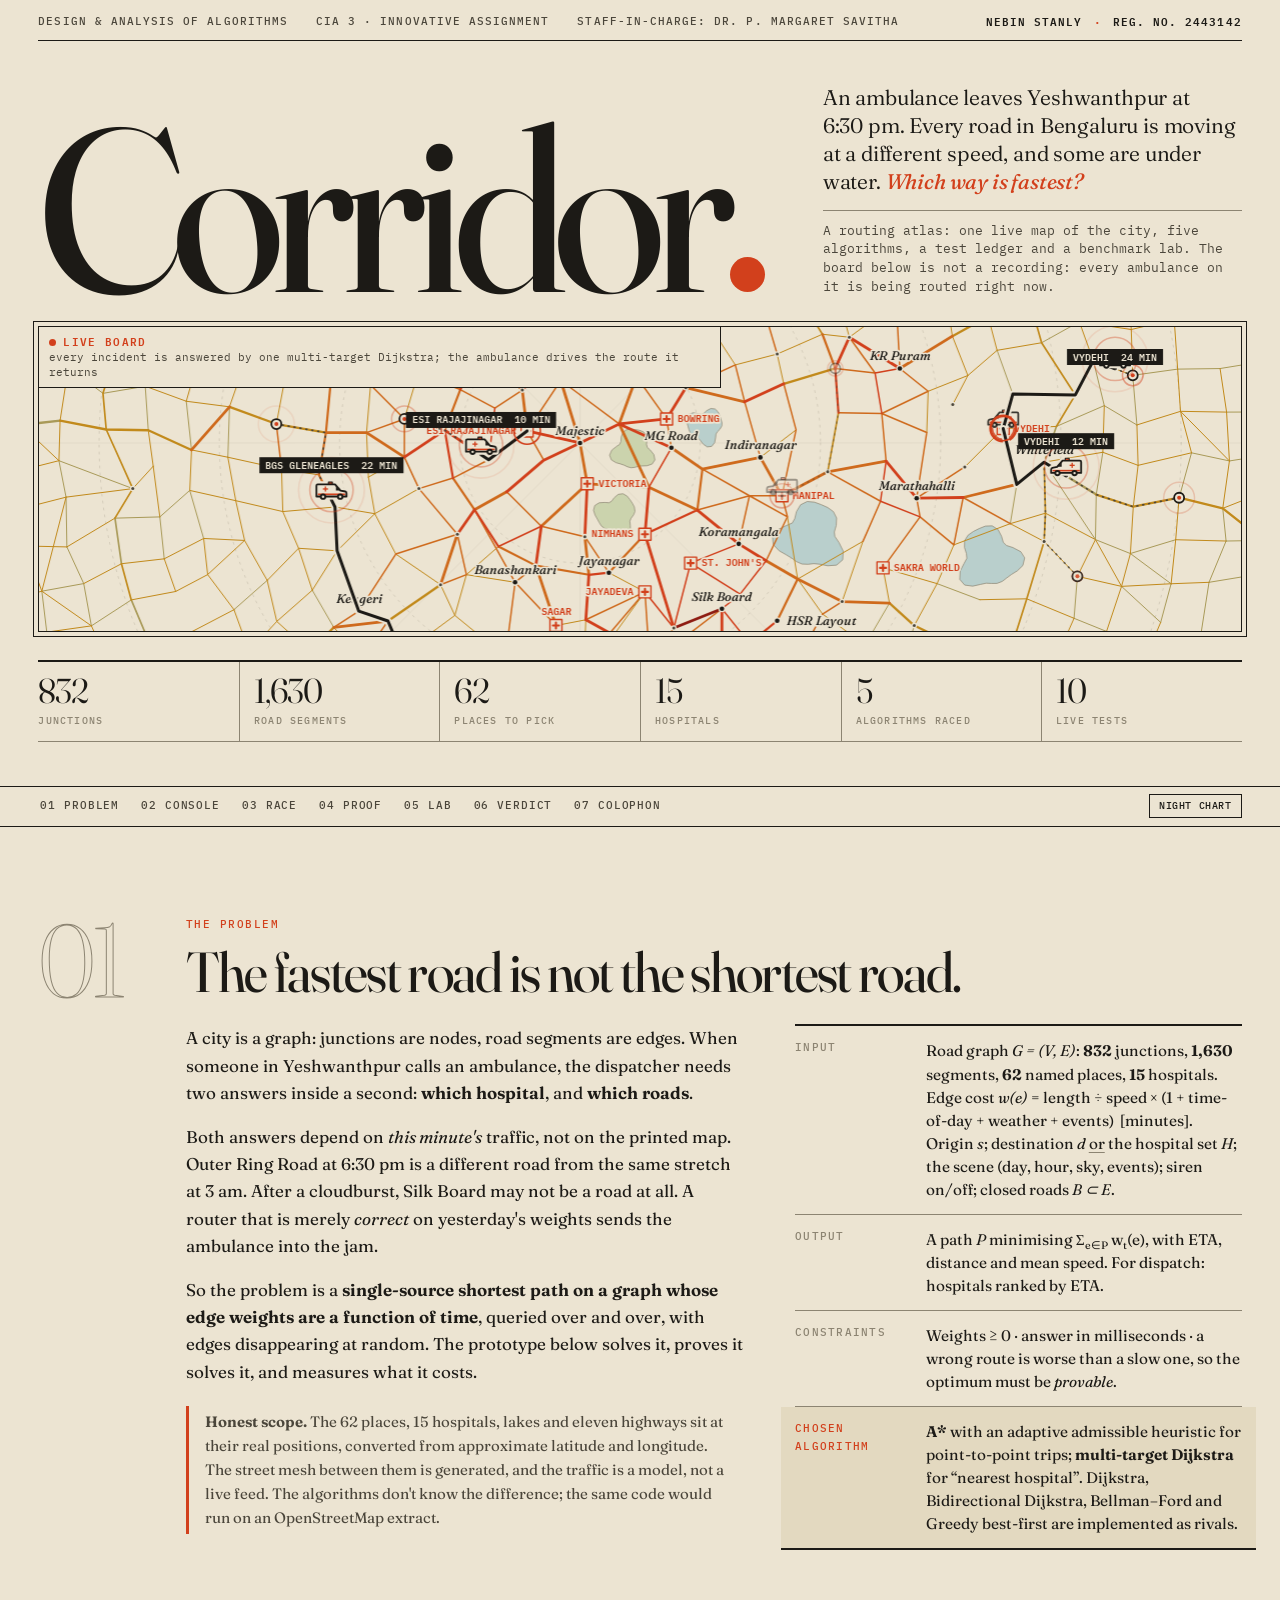
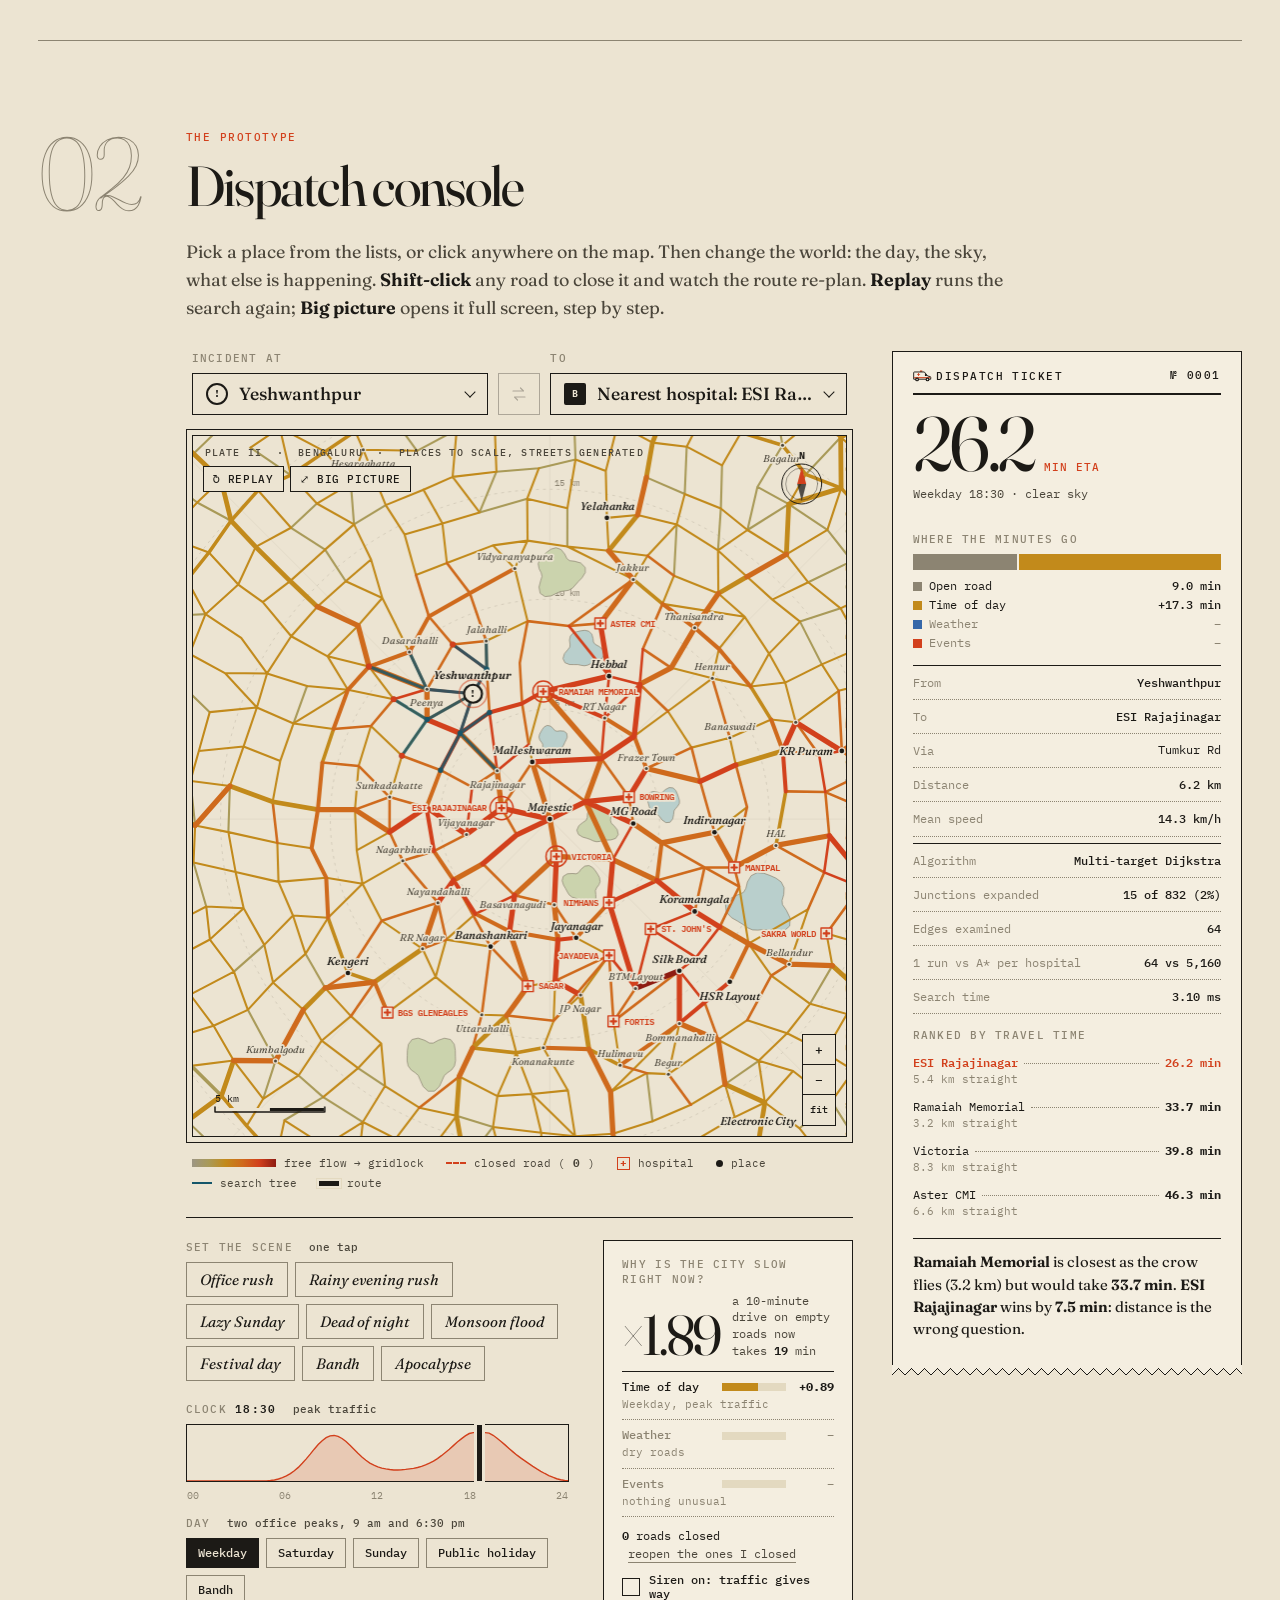
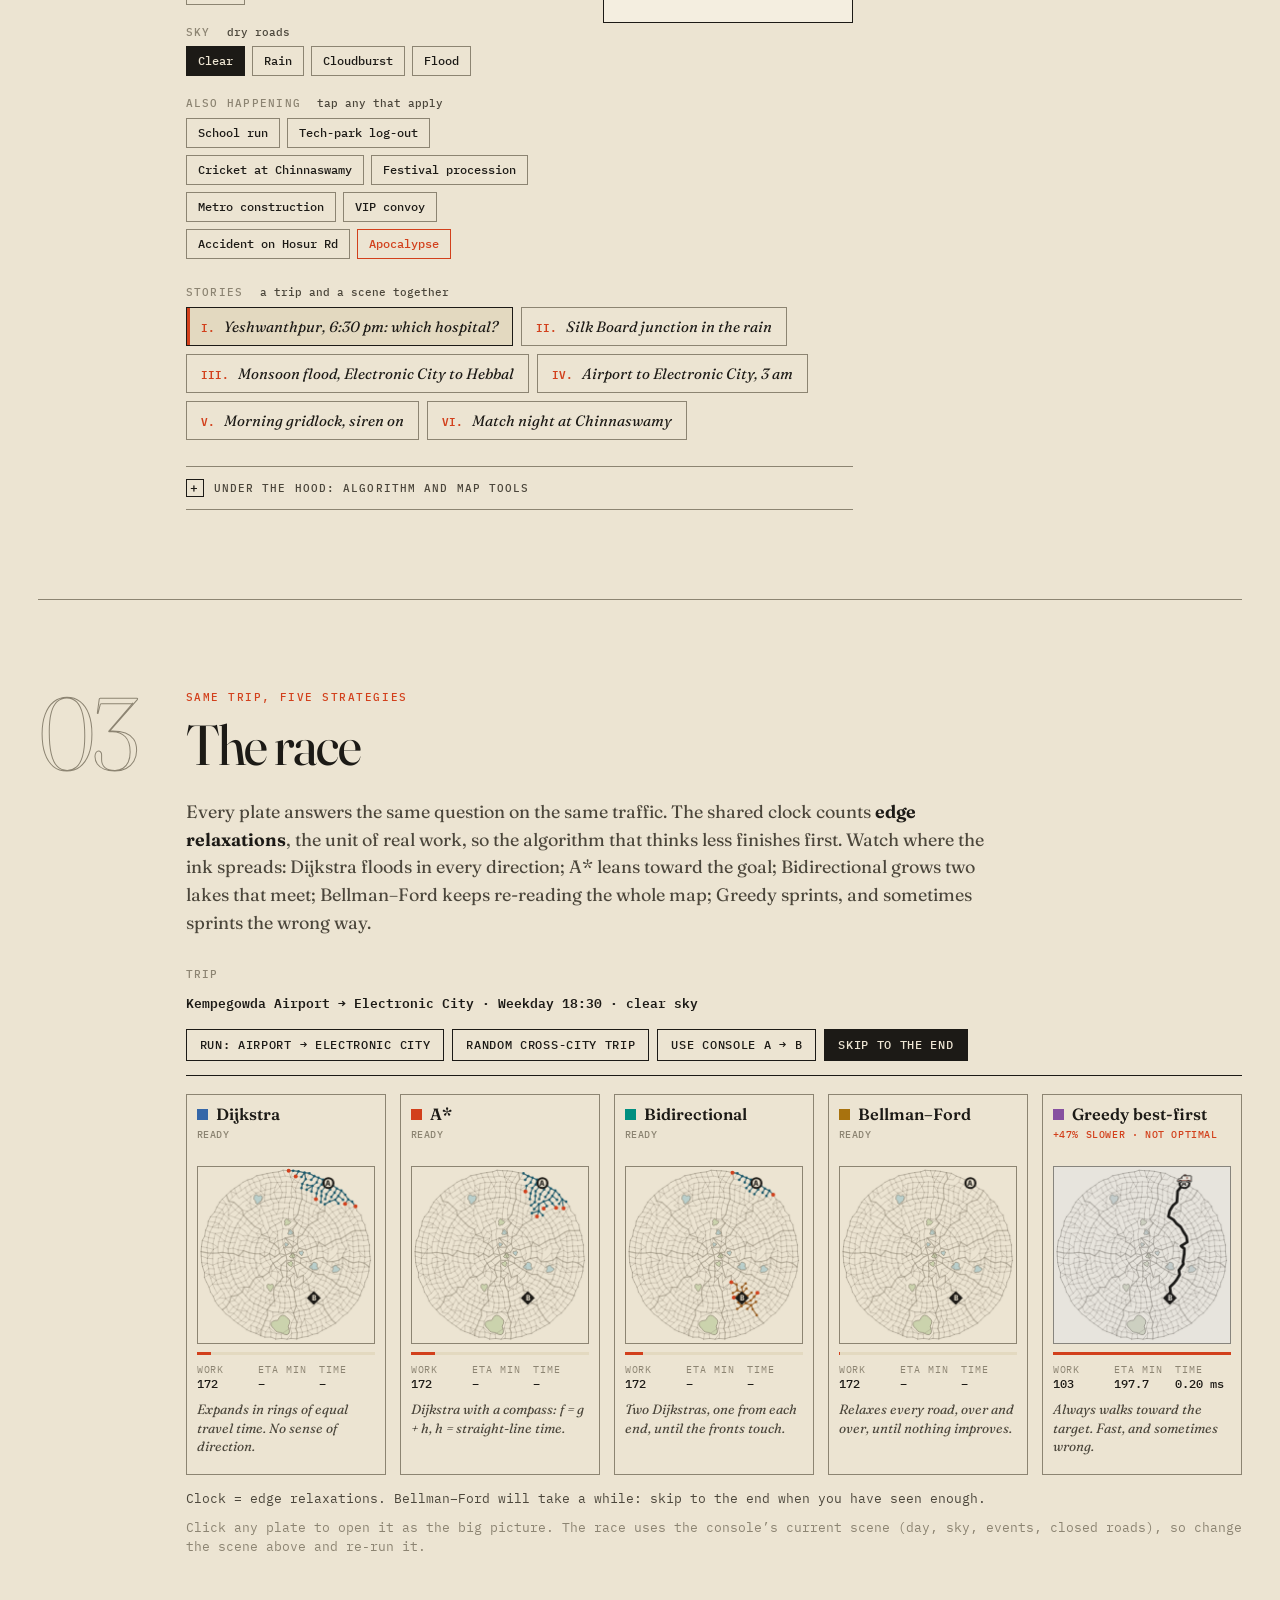
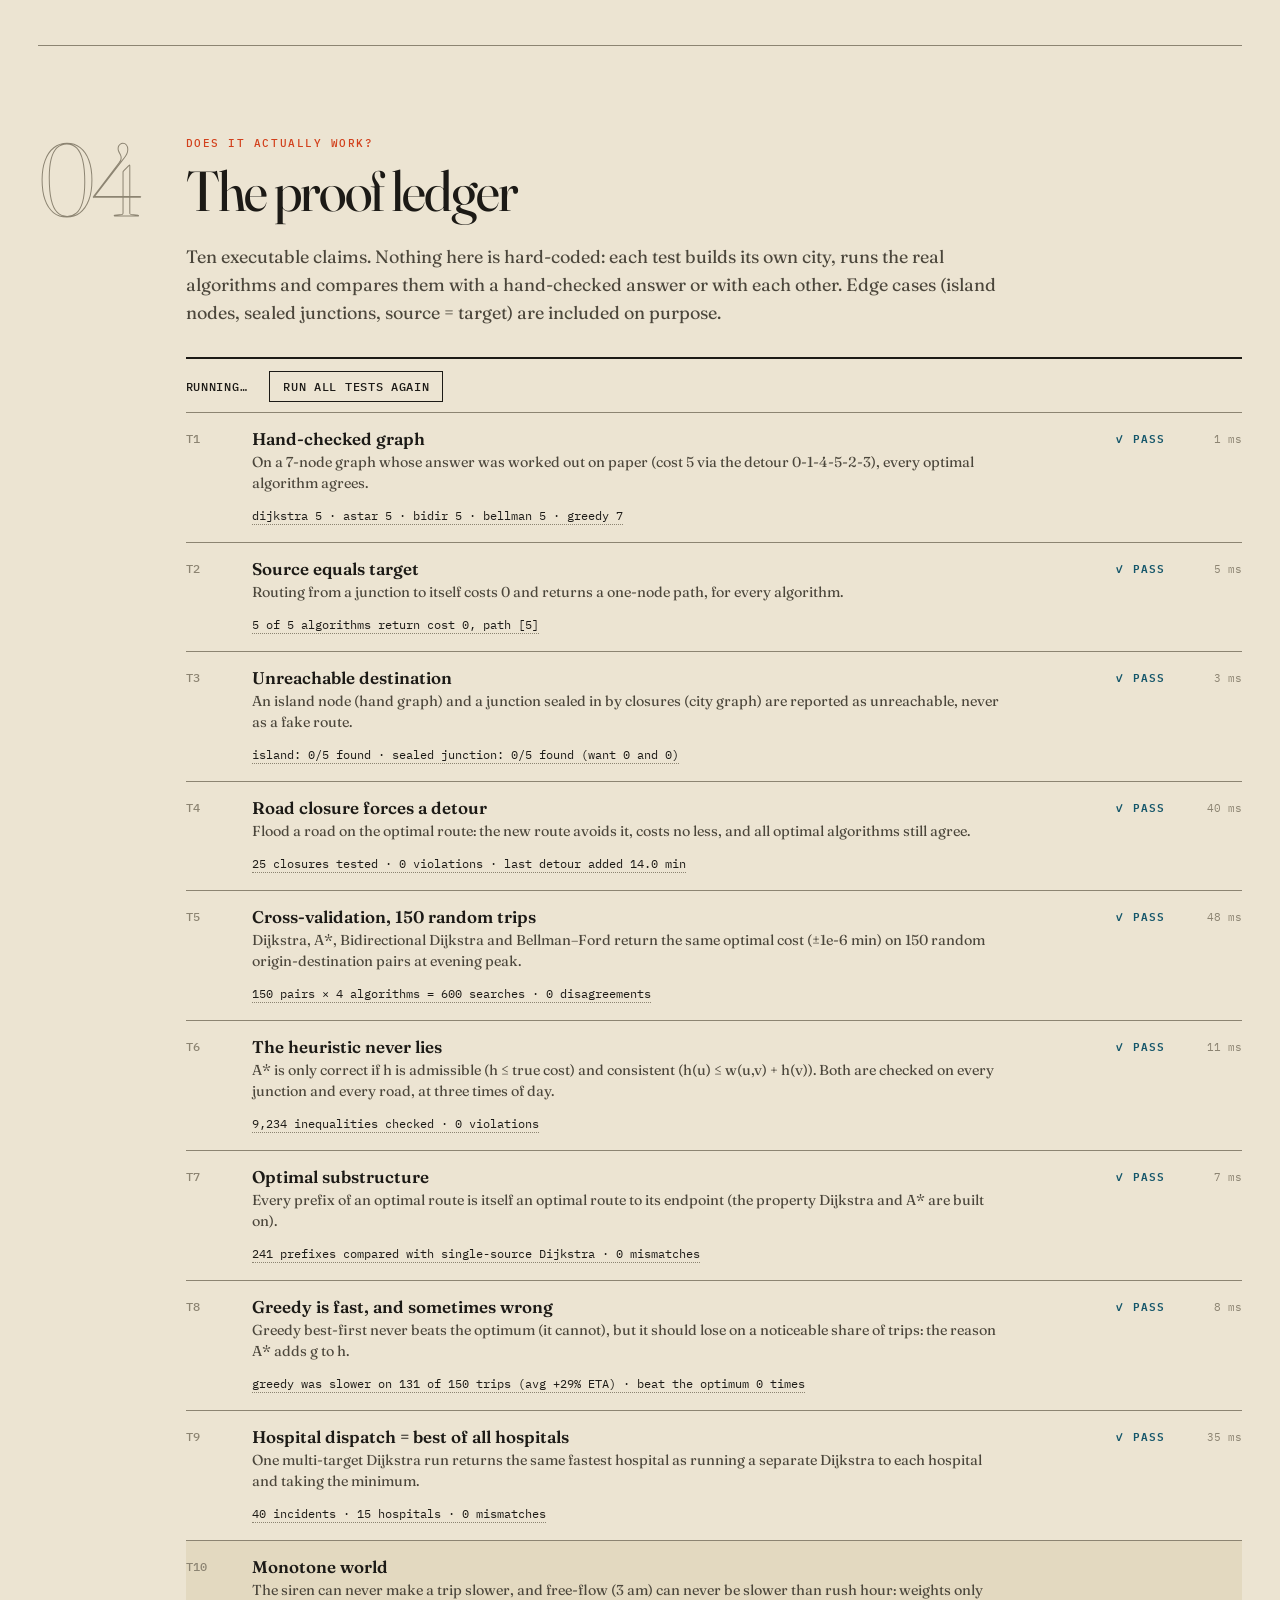
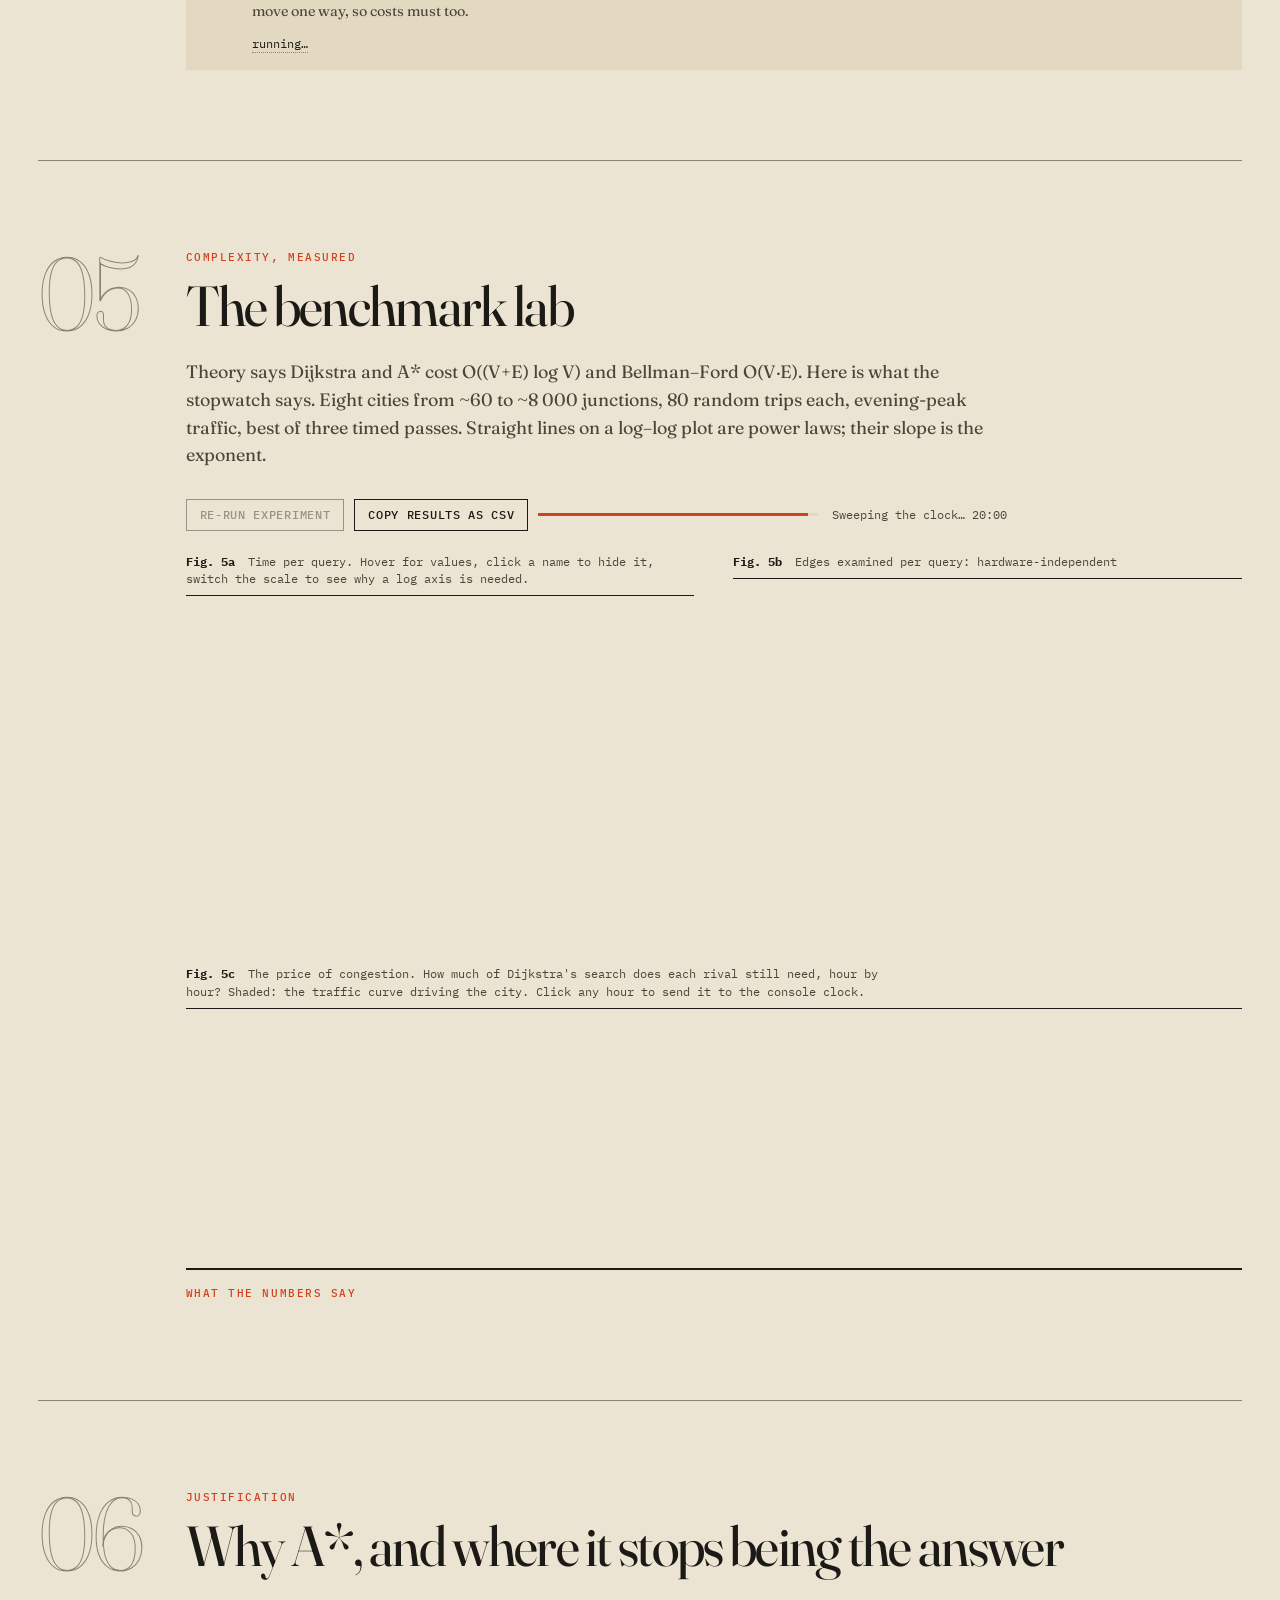
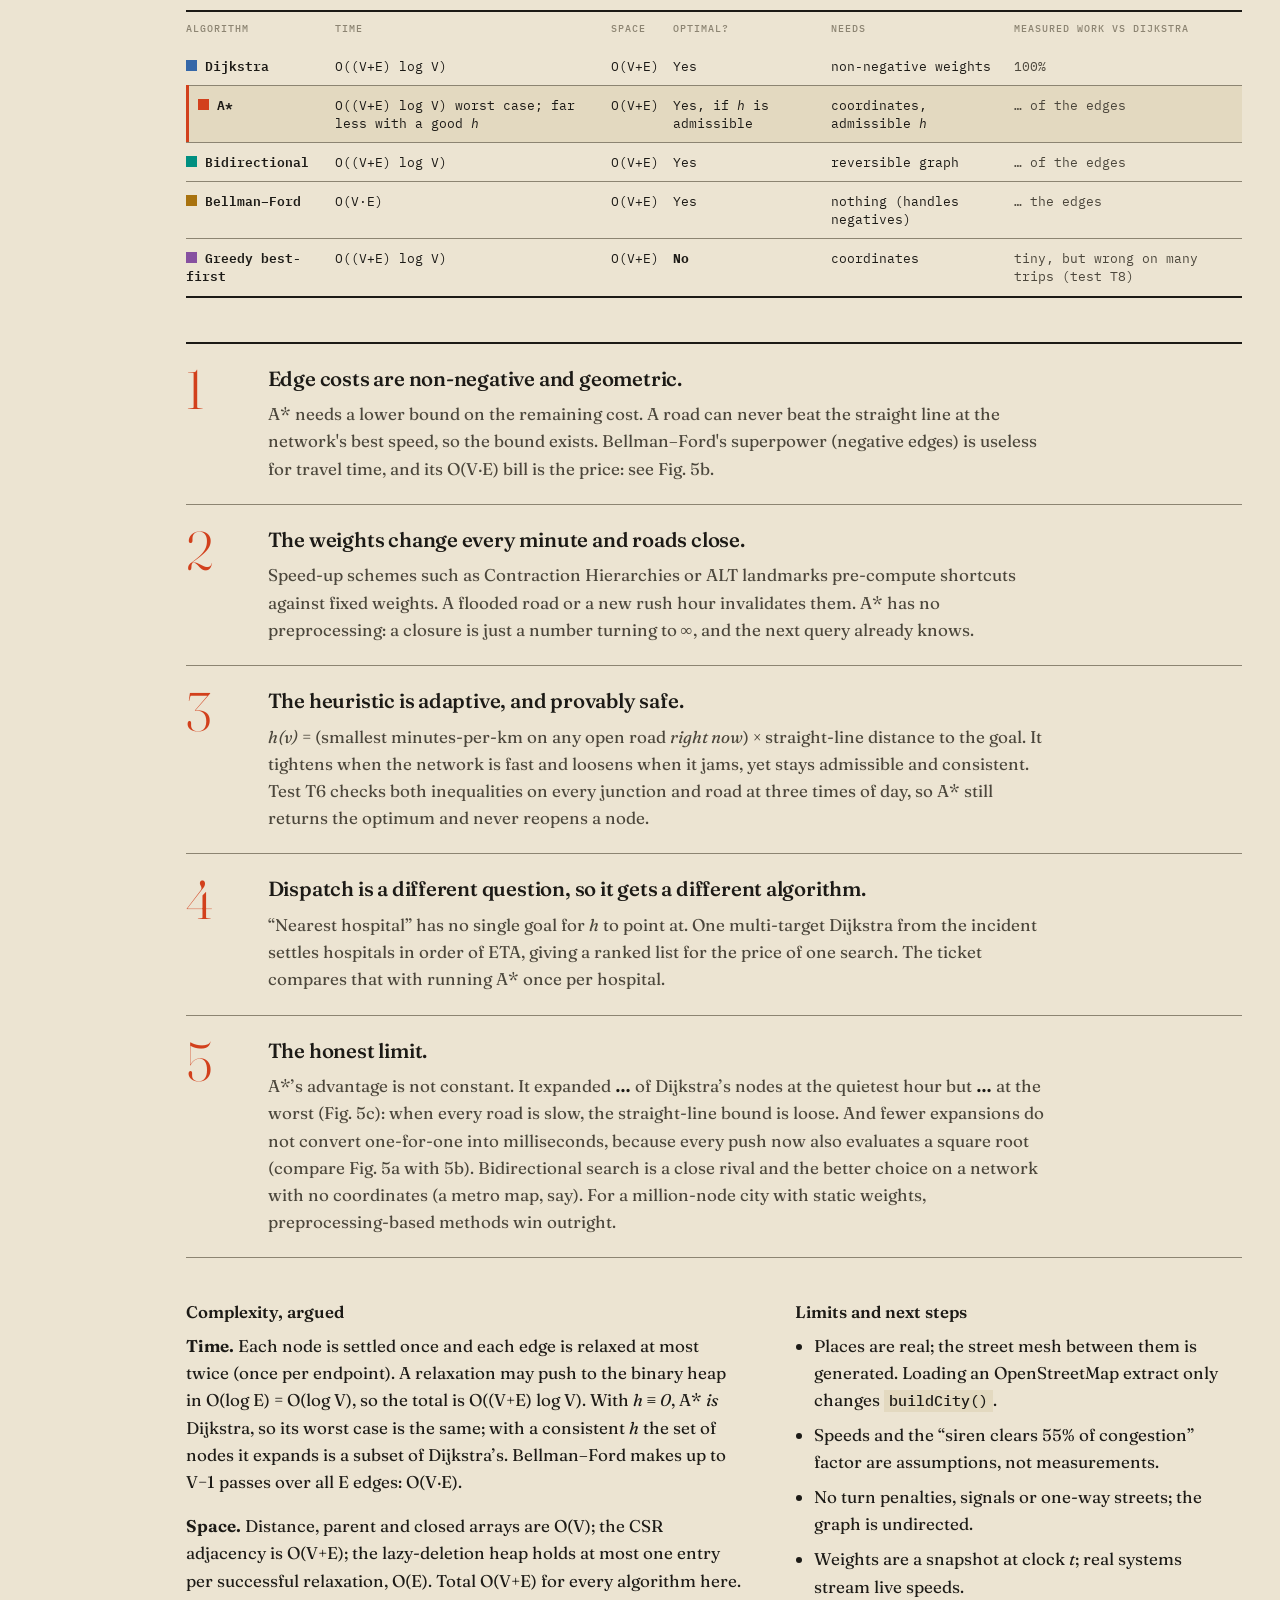
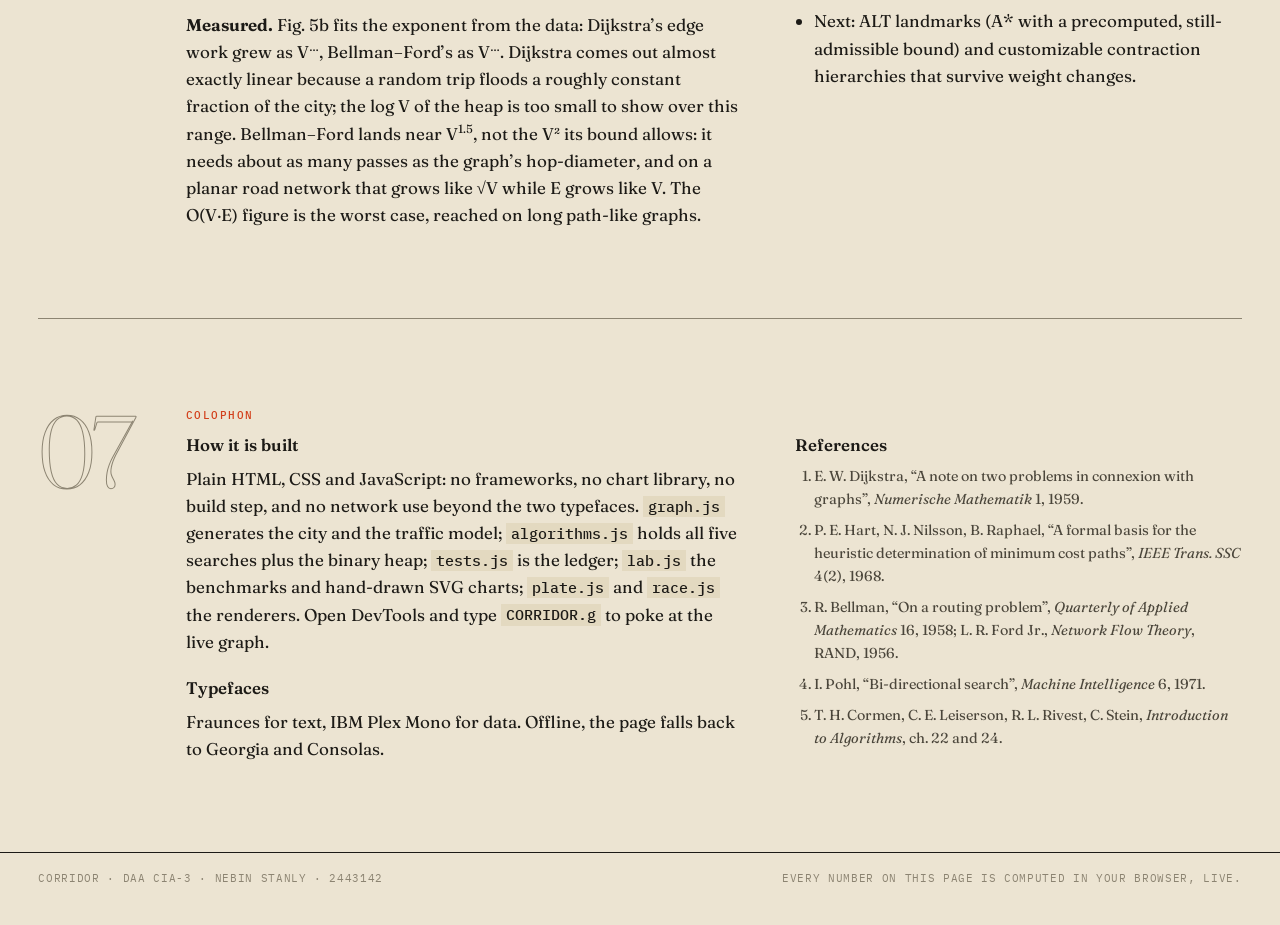
<file: index.html>
<!doctype html>
<html lang="en" data-theme="day">
<head>
<meta charset="utf-8">
<meta name="viewport" content="width=device-width, initial-scale=1">
<title>Corridor · emergency routing atlas · Nebin Stanly</title>
<meta name="description" content="DAA CIA-3 prototype: shortest-path routing for ambulances on a congested, flood-prone city graph. Five algorithms, live traffic, executable tests, benchmarks.">
<link rel="preconnect" href="https://fonts.googleapis.com">
<link rel="preconnect" href="https://fonts.gstatic.com" crossorigin>
<link href="https://fonts.googleapis.com/css2?family=Fraunces:ital,opsz,wght@0,9..144,300..800;1,9..144,300..700&family=IBM+Plex+Mono:wght@400;500;600&display=swap" rel="stylesheet">
<link rel="icon" href="data:image/svg+xml,%3Csvg xmlns='http://www.w3.org/2000/svg' viewBox='0 0 32 32'%3E%3Crect width='32' height='32' fill='%23ece4d2'/%3E%3Cg transform='translate(2 7)'%3E%3Crect x='10.6' y='.7' width='3.6' height='2.1' fill='%23d2401c'/%3E%3Cpath d='M1 14V4.2Q1 3 2.2 3H17.3L22.4 9.2 26.2 10Q27 10.2 27 11V14Z' fill='%23ece4d2' stroke='%231c1a16' stroke-width='1.4' stroke-linejoin='round'/%3E%3Crect x='1.7' y='10.9' width='24.6' height='1.5' fill='%23d2401c'/%3E%3Cpath d='M18.2 4.6 21.7 9H18.2Z' fill='%231c1a16'/%3E%3Cpath d='M6.2 6.1h4.6v1.3H6.2zM7.85 4.45h1.3v4.6h-1.3z' fill='%23d2401c'/%3E%3Ccircle cx='6.2' cy='14.4' r='2.9' fill='%231c1a16'/%3E%3Ccircle cx='22.1' cy='14.4' r='2.9' fill='%231c1a16'/%3E%3C/g%3E%3C/svg%3E">
<link rel="stylesheet" href="css/style.css">
</head>
<body id="top">

<header class="mast">
  <div class="mast-rule">
    <span>Design &amp; Analysis of Algorithms</span>
    <span>CIA 3 · Innovative Assignment</span>
    <span>Staff-in-charge: Dr. P. Margaret Savitha</span>
    <span class="who">Nebin Stanly <i>·</i> Reg. No. 2443142</span>
  </div>
  <div class="mast-hero">
    <h1><span id="wordmark">Corridor<i class="beacon"></i></span></h1>
    <div class="mast-lead">
      <p class="deck">An ambulance leaves Yeshwanthpur at 6:30&nbsp;pm. Every road in Bengaluru is moving at a different speed, and some are under water. <em>Which way is fastest?</em></p>
      <p class="byline">A routing atlas: one live map of the city, five algorithms, a test ledger and a benchmark lab. The board below is not a recording: every ambulance on it is being routed right now.</p>
    </div>
  </div>
  <figure class="board" id="board">
    <canvas id="boardCv" aria-label="Live board: ambulances driving their fastest routes to hospitals across Bengaluru"></canvas>
    <figcaption><b>Live board</b><span id="boardCap">every incident is answered by one multi-target Dijkstra; the ambulance drives the route it returns</span></figcaption>
    <span class="board-hint">click an ambulance to open its dispatch in the console ↓</span>
  </figure>
  <dl class="mast-facts" aria-label="At a glance">
    <div><dt>junctions</dt><dd data-g="n">–</dd></div>
    <div><dt>road segments</dt><dd data-g="m">–</dd></div>
    <div><dt>places to pick</dt><dd data-g="p">–</dd></div>
    <div><dt>hospitals</dt><dd data-g="h">–</dd></div>
    <div><dt>algorithms raced</dt><dd>5</dd></div>
    <div><dt>live tests</dt><dd>10</dd></div>
  </dl>
</header>

<nav class="toc" aria-label="Sections">
  <div class="toc-in">
    <a class="toc-brand" href="#top" aria-label="Back to top"><svg class="amb" viewBox="0 0 28 19" aria-hidden="true"><rect class="a-light" x="10.6" y="0.7" width="3.6" height="2.1"/><path class="a-body" d="M1 14V4.2Q1 3 2.2 3H17.3L22.4 9.2 26.2 10Q27 10.2 27 11V14Z"/><rect class="a-red" x="1.7" y="10.9" width="24.6" height="1.5"/><path class="a-ink" d="M18.2 4.6 21.7 9H18.2Z"/><path class="a-red" d="M6.2 6.1h4.6v1.3H6.2zM7.85 4.45h1.3v4.6h-1.3z"/><circle class="a-ink" cx="6.2" cy="14.4" r="2.9"/><circle class="a-hub" cx="6.2" cy="14.4" r="1.1"/><circle class="a-ink" cx="22.1" cy="14.4" r="2.9"/><circle class="a-hub" cx="22.1" cy="14.4" r="1.1"/></svg>Corridor<i>.</i></a>
    <a href="#problem">01 Problem</a><a href="#console">02 Console</a><a href="#race">03 Race</a><a href="#proof">04 Proof</a><a href="#lab">05 Lab</a><a href="#why">06 Verdict</a><a href="#colophon">07 Colophon</a>
    <button id="themeBtn" class="btn tiny" type="button">Night chart</button>
  </div>
</nav>

<main>

<!-- ============================================================ 01 PROBLEM -->
<section id="problem" class="sec">
  <div class="sec-no" aria-hidden="true">01</div>
  <div class="sec-main">
    <p class="kicker">The problem</p>
    <h2>The fastest road is not the shortest road.</h2>
    <div class="cols">
      <div class="prose">
        <p>A city is a graph: junctions are nodes, road segments are edges. When someone in Yeshwanthpur calls an ambulance, the dispatcher needs two answers inside a second: <b>which hospital</b>, and <b>which roads</b>.</p>
        <p>Both answers depend on <i>this minute's</i> traffic, not on the printed map. Outer Ring Road at 6:30&nbsp;pm is a different road from the same stretch at 3&nbsp;am. After a cloudburst, Silk Board may not be a road at all. A router that is merely <i>correct</i> on yesterday's weights sends the ambulance into the jam.</p>
        <p>So the problem is a <b>single-source shortest path on a graph whose edge weights are a function of time</b>, queried over and over, with edges disappearing at random. The prototype below solves it, proves it solves it, and measures what it costs.</p>
        <aside class="note"><b>Honest scope.</b> The <span data-g="p">–</span> places, <span data-g="h">–</span> hospitals, lakes and eleven highways sit at their real positions, converted from approximate latitude and longitude. The street mesh between them is generated, and the traffic is a model, not a live feed. The algorithms don't know the difference; the same code would run on an OpenStreetMap extract.</aside>
      </div>
      <dl class="spec">
        <div><dt>Input</dt><dd>
          Road graph <i>G&nbsp;=&nbsp;(V,&nbsp;E)</i>: <b data-g="n">–</b> junctions, <b data-g="m">–</b> segments, <b data-g="p">–</b> named places, <b data-g="h">–</b> hospitals.<br>
          Edge cost <i>w(e)</i> = length ÷ speed × (1 + time-of-day + weather + events) &nbsp;[minutes].<br>
          Origin <i>s</i>; destination <i>d</i> <u>or</u> the hospital set <i>H</i>; the scene (day, hour, sky, events); siren on/off; closed roads <i>B&nbsp;⊂&nbsp;E</i>.
        </dd></div>
        <div><dt>Output</dt><dd>
          A path <i>P</i> minimising Σ<sub>e∈P</sub>&nbsp;w<sub>t</sub>(e), with ETA, distance and mean speed. For dispatch: hospitals ranked by ETA.
        </dd></div>
        <div><dt>Constraints</dt><dd>
          Weights ≥ 0 · answer in milliseconds · a wrong route is worse than a slow one, so the optimum must be <i>provable</i>.
        </dd></div>
        <div class="chosen"><dt>Chosen algorithm</dt><dd>
          <b>A*</b> with an adaptive admissible heuristic for point-to-point trips; <b>multi-target Dijkstra</b> for “nearest hospital”. Dijkstra, Bidirectional Dijkstra, Bellman–Ford and Greedy best-first are implemented as rivals.
        </dd></div>
      </dl>
    </div>
  </div>
</section>

<!-- ============================================================ 02 CONSOLE -->
<section id="console" class="sec">
  <div class="sec-no" aria-hidden="true">02</div>
  <div class="sec-main">
    <p class="kicker">The prototype</p>
    <h2>Dispatch console</h2>
    <p class="lede">Pick a place from the lists, or click anywhere on the map. Then change the world: the day, the sky, what else is happening. <b>Shift-click</b> any road to close it and watch the route re-plan. <b>Replay</b> runs the search again; <b>Big picture</b> opens it full screen, step by step.</p>

    <div class="console">
      <div class="plate-col">
        <div class="trip" id="trip">
          <div class="pick" id="pickA">
            <span class="lbl" id="pickALbl">From</span>
            <button type="button" class="pick-btn" aria-haspopup="listbox" aria-expanded="false" aria-labelledby="pickALbl"><b class="mk">A</b><span class="pick-val">Choose a place</span><i class="caret" aria-hidden="true"></i></button>
            <div class="pick-pop" hidden><input type="text" placeholder="Search places…" aria-label="Search origin" autocomplete="off" spellcheck="false"><ul role="listbox" aria-label="Origin"></ul></div>
          </div>
          <button type="button" class="swap" id="swap" aria-label="Swap origin and destination" title="Swap A and B"><svg viewBox="0 0 24 24" aria-hidden="true"><path d="M4 8h14l-4-4M20 16H6l4 4"/></svg></button>
          <div class="pick" id="pickB">
            <span class="lbl" id="pickBLbl">To</span>
            <button type="button" class="pick-btn" aria-haspopup="listbox" aria-expanded="false" aria-labelledby="pickBLbl"><b class="mk b">B</b><span class="pick-val">Nearest hospital</span><i class="caret" aria-hidden="true"></i></button>
            <div class="pick-pop" hidden><input type="text" placeholder="Search places and hospitals…" aria-label="Search destination" autocomplete="off" spellcheck="false"><ul role="listbox" aria-label="Destination"></ul></div>
          </div>
        </div>
        <div class="plate-wrap" id="plateWrap">
          <canvas id="plate" aria-label="Interactive city map. Click to place an incident or origin and destination."></canvas>
          <div class="plate-cap">Plate II &nbsp;·&nbsp; Bengaluru &nbsp;·&nbsp; places to scale, streets generated</div>
          <div class="zoom"><button id="zoomIn" type="button" aria-label="Zoom in">+</button><button id="zoomOut" type="button" aria-label="Zoom out">−</button><button id="resetView" type="button" aria-label="Fit to window">fit</button></div>
          <div class="plate-tools">
            <button type="button" id="replay" title="Run the search again from the start">↻ Replay</button>
            <button type="button" id="expand" title="Open this search full screen, with step-by-step controls">⤢ Big picture</button>
          </div>
          <div id="tip" class="tip" hidden></div>
        </div>
        <ul class="legend" aria-label="Map legend">
          <li><span class="ramp"></span>free flow → gridlock</li>
          <li><i class="lg dash"></i>closed road (<b id="closedN">0</b>)</li>
          <li><i class="lg hosp">+</i>hospital</li>
          <li><i class="lg dot"></i>place</li>
          <li><i class="lg tree"></i>search tree</li>
          <li><i class="lg route"></i>route</li>
        </ul>

        <div class="controls">
          <div class="scene">
            <div class="ctl">
              <span class="lbl">Set the scene <em>one tap</em></span>
              <div class="chips" id="scenes"></div>
            </div>
            <div class="ctl clock">
              <span class="lbl">Clock <b id="hourLabel">18:30</b> <em id="hourPhase"></em></span>
              <div class="dial">
                <svg id="hourCurve" viewBox="0 0 240 44" preserveAspectRatio="none" aria-hidden="true"></svg>
                <input type="range" id="hour" min="0" max="24" step="0.25" value="18.5" aria-label="Time of day">
                <div class="dial-ticks" aria-hidden="true"><span>00</span><span>06</span><span>12</span><span>18</span><span>24</span></div>
              </div>
            </div>
            <div class="ctl"><span class="lbl">Day <em id="dayNote"></em></span><div class="chips" id="dayChips"></div></div>
            <div class="ctl"><span class="lbl">Sky <em id="skyNote"></em></span><div class="chips" id="skyChips"></div></div>
            <div class="ctl"><span class="lbl">Also happening <em id="evNote">tap any that apply</em></span><div class="chips" id="evChips"></div></div>
          </div>

          <aside class="why" id="why" aria-live="polite">
            <span class="lbl">Why is the city slow right now?</span>
            <div class="why-num"><b id="hourAvg">×1.00</b><small>a 10-minute drive on empty roads now takes <b id="whyTen">10</b> min</small></div>
            <ul class="why-bars" id="whyBars"></ul>
            <p class="why-closed"><b id="closedN2">0</b> roads closed <button type="button" id="clearBlocks" class="linkbtn">reopen the ones I closed</button></p>
            <label class="check"><input type="checkbox" id="siren"><span>Siren on: traffic gives way</span></label>
          </aside>

          <div class="ctl wide">
            <span class="lbl">Stories <em>a trip and a scene together</em></span>
            <div class="cases" id="cases">
              <button type="button" data-case="rush" aria-pressed="true"><b>I.</b> Yeshwanthpur, 6:30 pm: which hospital?</button>
              <button type="button" data-case="silk" aria-pressed="false"><b>II.</b> Silk Board junction in the rain</button>
              <button type="button" data-case="flood" aria-pressed="false"><b>III.</b> Monsoon flood, Electronic City to Hebbal</button>
              <button type="button" data-case="night" aria-pressed="false"><b>IV.</b> Airport to Electronic City, 3 am</button>
              <button type="button" data-case="siren" aria-pressed="false"><b>V.</b> Morning gridlock, siren on</button>
              <button type="button" data-case="match" aria-pressed="false"><b>VI.</b> Match night at Chinnaswamy</button>
            </div>
          </div>

          <details class="adv wide">
            <summary>Under the hood: algorithm and map tools</summary>
            <div class="adv-body">
              <div class="ctl">
                <span class="lbl">Algorithm <em id="algoNote"></em></span>
                <div class="seg" id="algoSeg" role="group" aria-label="Algorithm">
                  <button type="button" data-algo="dijkstra" aria-pressed="false">Dijkstra</button>
                  <button type="button" data-algo="astar" aria-pressed="true">A*</button>
                  <button type="button" data-algo="bidir" aria-pressed="false">Bidirectional</button>
                  <button type="button" data-algo="bellman" aria-pressed="false">Bellman–Ford</button>
                  <button type="button" data-algo="greedy" aria-pressed="false">Greedy</button>
                </div>
              </div>
              <div class="ctl">
                <span class="lbl">A click on the map will</span>
                <div class="seg" id="toolSeg" role="group" aria-label="Click action">
                  <button type="button" data-tool="route" aria-pressed="true">Place a point</button>
                  <button type="button" data-tool="block" aria-pressed="false">Close a road</button>
                </div>
              </div>
            </div>
          </details>
        </div>
      </div>

      <aside class="ticket" id="ticket" aria-live="polite">
        <div class="t-head"><span><svg class="amb" viewBox="0 0 28 19" aria-hidden="true"><rect class="a-light" x="10.6" y="0.7" width="3.6" height="2.1"/><path class="a-body" d="M1 14V4.2Q1 3 2.2 3H17.3L22.4 9.2 26.2 10Q27 10.2 27 11V14Z"/><rect class="a-red" x="1.7" y="10.9" width="24.6" height="1.5"/><path class="a-ink" d="M18.2 4.6 21.7 9H18.2Z"/><path class="a-red" d="M6.2 6.1h4.6v1.3H6.2zM7.85 4.45h1.3v4.6h-1.3z"/><circle class="a-ink" cx="6.2" cy="14.4" r="2.9"/><circle class="a-hub" cx="6.2" cy="14.4" r="1.1"/><circle class="a-ink" cx="22.1" cy="14.4" r="2.9"/><circle class="a-hub" cx="22.1" cy="14.4" r="1.1"/></svg>Dispatch ticket</span><span id="tNo">№ 0001</span></div>
        <div class="t-eta"><span id="eta">–</span><small>min ETA</small></div>
        <p class="t-sub" id="etaSub"></p>
        <figure class="split" id="split" hidden>
          <figcaption>Where the minutes go</figcaption>
          <div class="split-bar" id="splitBar"></div>
          <ul class="split-key" id="splitKey"></ul>
          <p class="split-note" id="splitNote"></p>
        </figure>
        <dl class="t-rows">
          <div><dt>From</dt><dd id="tFrom">–</dd></div>
          <div><dt>To</dt><dd id="tTo">–</dd></div>
          <div class="via"><dt>Via</dt><dd id="tVia">–</dd></div>
          <div><dt>Distance</dt><dd id="tDist">–</dd></div>
          <div><dt>Mean speed</dt><dd id="tSpeed">–</dd></div>
          <div class="sep"><dt>Algorithm</dt><dd id="tAlgo">–</dd></div>
          <div><dt>Junctions expanded</dt><dd id="tExp">–</dd></div>
          <div><dt>Edges examined</dt><dd id="tRel">–</dd></div>
          <div><dt id="tCmpLabel">Work vs Dijkstra</dt><dd id="tCmp">–</dd></div>
          <div><dt>Search time</dt><dd id="tMs">–</dd></div>
        </dl>
        <div id="rank" class="t-rank"></div>
        <p id="verdict" class="t-verdict"></p>
      </aside>
    </div>
  </div>
</section>

<!-- ============================================================ 03 RACE -->
<section id="race" class="sec">
  <div class="sec-no" aria-hidden="true">03</div>
  <div class="sec-main">
    <p class="kicker">Same trip, five strategies</p>
    <h2>The race</h2>
    <p class="lede">Every plate answers the same question on the same traffic. The shared clock counts <b>edge relaxations</b>, the unit of real work, so the algorithm that thinks less finishes first. Watch where the ink spreads: Dijkstra floods in every direction; A* leans toward the goal; Bidirectional grows two lakes that meet; Bellman–Ford keeps re-reading the whole map; Greedy sprints, and sometimes sprints the wrong way.</p>
    <div class="race-bar">
      <div class="race-q"><span class="lbl">Trip</span><b id="raceQuery">–</b></div>
      <div class="race-btns">
        <button class="btn" id="raceRun" type="button">Run: Airport → Electronic City</button>
        <button class="btn" id="raceNew" type="button">Random cross-city trip</button>
        <button class="btn" id="raceConsole" type="button">Use console A → B</button>
        <button class="btn solid" id="raceSkip" type="button">Skip to the end</button>
      </div>
    </div>
    <div class="race-grid" id="raceGrid"></div>
    <p class="race-note" id="raceNote"></p>
    <p class="fine">Click any plate to open it as the big picture. The race uses the console’s current scene (day, sky, events, closed roads), so change the scene above and re-run it.</p>
  </div>
</section>

<!-- ============================================================ 04 PROOF -->
<section id="proof" class="sec">
  <div class="sec-no" aria-hidden="true">04</div>
  <div class="sec-main">
    <p class="kicker">Does it actually work?</p>
    <h2>The proof ledger</h2>
    <p class="lede">Ten executable claims. Nothing here is hard-coded: each test builds its own city, runs the real algorithms and compares them with a hand-checked answer or with each other. Edge cases (island nodes, sealed junctions, source = target) are included on purpose.</p>
    <div class="ledger-head">
      <span id="testSummary" class="summary">–</span>
      <button class="btn" id="testsRun" type="button">Run all tests again</button>
    </div>
    <div class="ledger-wrap">
      <ol class="ledger" id="ledger"></ol>
      <div class="stamp" id="stamp" aria-live="polite"></div>
    </div>
  </div>
</section>

<!-- ============================================================ 05 LAB -->
<section id="lab" class="sec">
  <div class="sec-no" aria-hidden="true">05</div>
  <div class="sec-main">
    <p class="kicker">Complexity, measured</p>
    <h2>The benchmark lab</h2>
    <p class="lede">Theory says Dijkstra and A* cost O((V+E) log V) and Bellman–Ford O(V·E). Here is what the stopwatch says. Eight cities from ~60 to ~8 000 junctions, 80 random trips each, evening-peak traffic, best of three timed passes. Straight lines on a log–log plot are power laws; their slope is the exponent.</p>
    <div class="lab-bar">
      <button class="btn" id="labRun" type="button">Re-run experiment</button>
      <button class="btn" id="labCSV" type="button">Copy results as CSV</button>
      <div class="prog" id="labProg"><div id="labBar"><b></b></div><span id="labMsg"></span></div>
    </div>

    <div class="lab-grid">
      <figure><figcaption><b>Fig. 5a</b> Time per query. Hover for values, click a name to hide it, switch the scale to see why a log axis is needed.</figcaption><div id="chartMs" class="chart-host"></div></figure>
      <figure><figcaption><b>Fig. 5b</b> Edges examined per query: hardware-independent</figcaption><div id="chartWork" class="chart-host"></div></figure>
    </div>

    <div class="table-wrap">
      <table id="labTable" class="data"></table>
      <p class="fine" id="labCap"></p>
    </div>

    <figure class="wide-fig">
      <figcaption><b>Fig. 5c</b> The price of congestion. How much of Dijkstra's search does each rival still need, hour by hour? Shaded: the traffic curve driving the city. Click any hour to send it to the console clock.</figcaption>
      <div id="chartHours" class="chart-host short"></div>
    </figure>

    <div class="findings">
      <h3>What the numbers say</h3>
      <ul id="labFacts"></ul>
    </div>
  </div>
</section>

<!-- ============================================================ 06 WHY -->
<section id="why" class="sec">
  <div class="sec-no" aria-hidden="true">06</div>
  <div class="sec-main">
    <p class="kicker">Justification</p>
    <h2>Why A*, and where it stops being the answer</h2>

    <div class="table-wrap">
      <table class="data compare">
        <thead><tr><th>Algorithm</th><th>Time</th><th>Space</th><th>Optimal?</th><th>Needs</th><th>Measured work vs Dijkstra</th></tr></thead>
        <tbody>
          <tr><th scope="row"><i class="sw" style="background:var(--c-dijkstra)"></i>Dijkstra</th><td>O((V+E) log V)</td><td>O(V+E)</td><td>Yes</td><td>non-negative weights</td><td>100%</td></tr>
          <tr class="pick"><th scope="row"><i class="sw" style="background:var(--c-astar)"></i>A*</th><td>O((V+E) log V) worst case; far less with a good <i>h</i></td><td>O(V+E)</td><td>Yes, if <i>h</i> is admissible</td><td>coordinates, admissible <i>h</i></td><td><b data-fact="astarRel">…</b> of the edges</td></tr>
          <tr><th scope="row"><i class="sw" style="background:var(--c-bidir)"></i>Bidirectional</th><td>O((V+E) log V)</td><td>O(V+E)</td><td>Yes</td><td>reversible graph</td><td><b data-fact="bidirRel">…</b> of the edges</td></tr>
          <tr><th scope="row"><i class="sw" style="background:var(--c-bellman)"></i>Bellman–Ford</th><td>O(V·E)</td><td>O(V+E)</td><td>Yes</td><td>nothing (handles negatives)</td><td><b data-fact="bfX">…</b> the edges</td></tr>
          <tr><th scope="row"><i class="sw" style="background:var(--c-greedy)"></i>Greedy best-first</th><td>O((V+E) log V)</td><td>O(V+E)</td><td><b>No</b></td><td>coordinates</td><td>tiny, but wrong on many trips (test T8)</td></tr>
        </tbody>
      </table>
    </div>

    <ol class="reasons">
      <li><h3>Edge costs are non-negative and geometric.</h3><p>A* needs a lower bound on the remaining cost. A road can never beat the straight line at the network's best speed, so the bound exists. Bellman–Ford's superpower (negative edges) is useless for travel time, and its O(V·E) bill is the price: see Fig. 5b.</p></li>
      <li><h3>The weights change every minute and roads close.</h3><p>Speed-up schemes such as Contraction Hierarchies or ALT landmarks pre-compute shortcuts against fixed weights. A flooded road or a new rush hour invalidates them. A* has no preprocessing: a closure is just a number turning to ∞, and the next query already knows.</p></li>
      <li><h3>The heuristic is adaptive, and provably safe.</h3><p><i>h(v)</i> = (smallest minutes-per-km on any open road <i>right now</i>) × straight-line distance to the goal. It tightens when the network is fast and loosens when it jams, yet stays admissible and consistent. Test T6 checks both inequalities on every junction and road at three times of day, so A* still returns the optimum and never reopens a node.</p></li>
      <li><h3>Dispatch is a different question, so it gets a different algorithm.</h3><p>“Nearest hospital” has no single goal for <i>h</i> to point at. One multi-target Dijkstra from the incident settles hospitals in order of ETA, giving a ranked list for the price of one search. The ticket compares that with running A* once per hospital.</p></li>
      <li><h3>The honest limit.</h3><p>A*’s advantage is not constant. It expanded <b data-hour="lo">…</b> of Dijkstra’s nodes at the quietest hour but <b data-hour="hi">…</b> at the worst (Fig. 5c): when every road is slow, the straight-line bound is loose. And fewer expansions do not convert one-for-one into milliseconds, because every push now also evaluates a square root (compare Fig. 5a with 5b). Bidirectional search is a close rival and the better choice on a network with no coordinates (a metro map, say). For a million-node city with static weights, preprocessing-based methods win outright.</p></li>
    </ol>

    <div class="cols proof-cols">
      <div class="prose">
        <h3>Complexity, argued</h3>
        <p><b>Time.</b> Each node is settled once and each edge is relaxed at most twice (once per endpoint). A relaxation may push to the binary heap in O(log E) = O(log V), so the total is O((V+E) log V). With <i>h ≡ 0</i>, A* <i>is</i> Dijkstra, so its worst case is the same; with a consistent <i>h</i> the set of nodes it expands is a subset of Dijkstra’s. Bellman–Ford makes up to V−1 passes over all E edges: O(V·E).</p>
        <p><b>Space.</b> Distance, parent and closed arrays are O(V); the CSR adjacency is O(V+E); the lazy-deletion heap holds at most one entry per successful relaxation, O(E). Total O(V+E) for every algorithm here.</p>
        <p><b>Measured.</b> Fig. 5b fits the exponent from the data: Dijkstra’s edge work grew as V<sup data-fact="dK">…</sup>, Bellman–Ford’s as V<sup data-fact="bfK">…</sup>. Dijkstra comes out almost exactly linear because a random trip floods a roughly constant fraction of the city; the log V of the heap is too small to show over this range. Bellman–Ford lands near V<sup>1.5</sup>, not the V² its bound allows: it needs about as many passes as the graph’s hop-diameter, and on a planar road network that grows like √V while E grows like V. The O(V·E) figure is the worst case, reached on long path-like graphs.</p>
      </div>
      <div class="prose">
        <h3>Limits and next steps</h3>
        <ul class="plain">
          <li>Places are real; the street mesh between them is generated. Loading an OpenStreetMap extract only changes <code>buildCity()</code>.</li>
          <li>Speeds and the “siren clears 55% of congestion” factor are assumptions, not measurements.</li>
          <li>No turn penalties, signals or one-way streets; the graph is undirected.</li>
          <li>Weights are a snapshot at clock <i>t</i>; real systems stream live speeds.</li>
          <li>Next: ALT landmarks (A* with a precomputed, still-admissible bound) and customizable contraction hierarchies that survive weight changes.</li>
        </ul>
      </div>
    </div>
  </div>
</section>

<!-- ============================================================ 07 COLOPHON -->
<section id="colophon" class="sec last">
  <div class="sec-no" aria-hidden="true">07</div>
  <div class="sec-main">
    <p class="kicker">Colophon</p>
    <div class="cols">
      <div class="prose">
        <h3>How it is built</h3>
        <p>Plain HTML, CSS and JavaScript: no frameworks, no chart library, no build step, and no network use beyond the two typefaces. <code>graph.js</code> generates the city and the traffic model; <code>algorithms.js</code> holds all five searches plus the binary heap; <code>tests.js</code> is the ledger; <code>lab.js</code> the benchmarks and hand-drawn SVG charts; <code>plate.js</code> and <code>race.js</code> the renderers. Open DevTools and type <code>CORRIDOR.g</code> to poke at the live graph.</p>
        <h3>Typefaces</h3>
        <p>Fraunces for text, IBM Plex Mono for data. Offline, the page falls back to Georgia and Consolas.</p>
      </div>
      <div class="prose">
        <h3>References</h3>
        <ol class="refs">
          <li>E. W. Dijkstra, “A note on two problems in connexion with graphs”, <i>Numerische Mathematik</i> 1, 1959.</li>
          <li>P. E. Hart, N. J. Nilsson, B. Raphael, “A formal basis for the heuristic determination of minimum cost paths”, <i>IEEE Trans. SSC</i> 4(2), 1968.</li>
          <li>R. Bellman, “On a routing problem”, <i>Quarterly of Applied Mathematics</i> 16, 1958; L. R. Ford Jr., <i>Network Flow Theory</i>, RAND, 1956.</li>
          <li>I. Pohl, “Bi-directional search”, <i>Machine Intelligence</i> 6, 1971.</li>
          <li>T. H. Cormen, C. E. Leiserson, R. L. Rivest, C. Stein, <i>Introduction to Algorithms</i>, ch. 22 and 24.</li>
        </ol>
      </div>
    </div>
  </div>
</section>

</main>

<footer class="foot">
  <span>Corridor · DAA CIA-3 · Nebin Stanly · 2443142</span><span>Every number on this page is computed in your browser, live.</span>
</footer>

<div class="theatre" id="theatre" hidden role="dialog" aria-modal="true" aria-labelledby="thTitle">
  <header class="th-head">
    <div class="th-what"><span class="lbl">The big picture</span><h3 id="thTitle">–</h3><p id="thSub"></p></div>
    <div class="seg" id="thAlgo" role="group" aria-label="Algorithm"></div>
    <button class="btn solid" id="thClose" type="button">Close · Esc</button>
  </header>
  <div class="th-body">
    <div class="th-stage"><canvas id="thCanvas" aria-label="Full-screen replay of the search"></canvas></div>
    <aside class="th-side">
      <p class="th-blurb" id="thBlurb"></p>
      <dl class="th-stats">
        <div><dt>Junctions visited</dt><dd id="thVisited">–</dd></div>
        <div><dt>Share of the city</dt><dd id="thShare">–</dd></div>
        <div><dt>Road segments examined</dt><dd id="thWork">–</dd></div>
        <div><dt>Answer</dt><dd id="thEta">–</dd></div>
      </dl>
      <figure class="th-curve">
        <figcaption>Edges examined ↑ against junctions visited →</figcaption>
        <svg id="thCurve" preserveAspectRatio="none" aria-hidden="true"></svg>
      </figure>
      <p class="th-verdict" id="thVerdict"></p>
      <ul class="th-legend">
        <li><i class="lg tree"></i>search tree, in the order it grew</li>
        <li><i class="lg tree back"></i>second front (bidirectional only)</li>
        <li><i class="lg route"></i>the route it returns</li>
      </ul>
    </aside>
  </div>
  <footer class="th-ctrl">
    <button class="btn solid" id="thPlay" type="button">Pause</button>
    <button class="btn" id="thReplay" type="button">↻ Replay</button>
    <input type="range" id="thScrub" min="0" max="1000" value="0" aria-label="Scrub through the search">
    <span class="th-step" id="thStep"></span>
    <div class="seg" id="thSpeed" role="group" aria-label="Speed">
      <button type="button" data-speed="0.25" aria-pressed="false">¼×</button>
      <button type="button" data-speed="1" aria-pressed="true">1×</button>
      <button type="button" data-speed="3" aria-pressed="false">3×</button>
      <button type="button" data-speed="10" aria-pressed="false">10×</button>
    </div>
  </footer>
</div>

<script src="js/graph.js"></script>
<script src="js/algorithms.js"></script>
<script src="js/tests.js"></script>
<script src="js/lab.js"></script>
<script src="js/plate.js"></script>
<script src="js/race.js"></script>
<script src="js/theatre.js"></script>
<script src="js/hero.js"></script>
<script src="js/app.js"></script>
</body>
</html>
</file>
<file: css/style.css>
/* ==========================================================================
   CORRIDOR · style.css
   A survey-sheet aesthetic: paper, ink, one vermilion, hairline rules.
   ========================================================================== */
:root {
  --paper: #ece4d2; --paper-2: #e3d9c0; --slip: #f4eee0;
  --ink: #1c1a16; --ink-2: #4b463b; --ink-3: #8c8472;
  --red: #d2401c; --teal: #14566a; --brown: #98591a;
  --r0: #9d9684; --r1: #a99a58; --r2: #c28a1b; --r3: #cf6a1c; --r4: #d2401c; --r5: #8e1c12;
  --c-dijkstra: #3567a8; --c-astar: #d2401c; --c-bidir: #008f80; --c-bellman: #a8720e; --c-greedy: #8650a0; --c-peak: var(--ink-3);
  --sky: #3567a8;
  --serif: Fraunces, Georgia, "Times New Roman", serif;
  --mono: "IBM Plex Mono", Consolas, "Courier New", monospace;
  --gutter: clamp(16px, 3vw, 40px);
  color-scheme: light;
}
[data-theme="night"] {
  --paper: #12161a; --paper-2: #1a2025; --slip: #1b2227;
  --ink: #ece4d2; --ink-2: #b9b2a2; --ink-3: #6c685e;
  --red: #ff6a42; --teal: #5cc0d6; --brown: #e3a65c;
  --r0: #5b584f; --r1: #8a7d49; --r2: #c9972e; --r3: #e0752a; --r4: #ff5a30; --r5: #ff2d6a;
  --c-dijkstra: #4f86d6; --c-astar: #e8552e; --c-bidir: #1fa396; --c-bellman: #b08018; --c-greedy: #a06bcc; --sky: #4f86d6;
  color-scheme: dark;
}
*, *::before, *::after { box-sizing: border-box; }
html { scroll-behavior: smooth; scroll-padding-top: 64px; }
body {
  margin: 0; background: var(--paper); color: var(--ink);
  font: 400 17px/1.6 var(--serif); font-optical-sizing: auto;
  -webkit-font-smoothing: antialiased; text-rendering: optimizeLegibility;
  transition: background .4s, color .4s;
}
::selection { background: var(--red); color: var(--paper); }
b, strong { font-weight: 650; }
u { text-decoration-color: var(--ink-3); text-underline-offset: 3px; }
code { font: 500 .86em var(--mono); background: var(--paper-2); padding: .08em .35em; }
sup, sub { font-size: .7em; line-height: 0; }
.fine { font: 400 12.5px/1.5 var(--mono); color: var(--ink-3); margin: 10px 0 0; }
:focus-visible { outline: 2px solid var(--red); outline-offset: 2px; }

/* ----------------------------------------------------------------- masthead */
.mast { padding: 0 var(--gutter); max-width: 1440px; margin: 0 auto; overflow-x: clip; }
.mast-rule {
  display: flex; flex-wrap: wrap; gap: 6px 28px; align-items: center;
  border-bottom: 1px solid var(--ink); padding: 14px 0 11px;
  font: 500 10.5px/1.4 var(--mono); letter-spacing: .1em; text-transform: uppercase; color: var(--ink-2);
}
.mast-rule .who { margin-left: auto; color: var(--ink); font-weight: 600; }
.mast-rule .who i { color: var(--red); font-style: normal; margin: 0 .3em; }
/* Wordmark left, standfirst right. app.js fits the wordmark to its column to the
   pixel once the font has loaded; the size here is a fallback that is always
   narrower than the column, so the two can never collide.                      */
.mast-hero { display: grid; grid-template-columns: minmax(0, 1.75fr) minmax(280px, 1fr); gap: clamp(24px, 4vw, 64px); align-items: end; padding-top: clamp(22px, 3.4vw, 50px); }
h1 {
  margin: 0; min-width: 0; white-space: nowrap;
  font-family: var(--serif); font-weight: 420; font-size: min(15vw, 13.4rem);
  line-height: .8; letter-spacing: -.055em; font-variation-settings: "opsz" 144, "SOFT" 0, "WONK" 1;
}
#wordmark { display: inline-block; }
/* the full stop is a beacon */
.beacon { display: inline-block; width: .152em; height: .152em; margin-left: .028em; border-radius: 50%; background: var(--red); position: relative; }
.beacon::before, .beacon::after { content: ""; position: absolute; inset: 0; border-radius: 50%; border: 2px solid var(--red); opacity: 0; animation: beacon 2.4s ease-out infinite; }
.beacon::after { animation-delay: 1.2s; }
@keyframes beacon { 0% { transform: scale(1); opacity: .75; } 100% { transform: scale(3.4); opacity: 0; } }
.mast-lead { min-width: 0; padding-bottom: .35em; }
.deck { font-size: clamp(1.15rem, 1.65vw, 1.55rem); line-height: 1.32; font-weight: 350; margin: 0 0 14px; max-width: 24em; letter-spacing: -.008em; }
.deck em { font-style: italic; color: var(--red); font-weight: 450; }
.byline { font: 400 12.5px/1.5 var(--mono); color: var(--ink-2); margin: 0; max-width: 40em; border-top: 1px solid var(--ink-3); padding-top: 10px; }
.mast-route { display: block; width: 100%; height: 50px; margin: 10px 0 0; }
.mast-route path { fill: none; vector-effect: non-scaling-stroke; }
.mast-route .ghost { stroke: var(--ink-3); stroke-width: 1; stroke-dasharray: 2 6; }
.mast-route .live { stroke: var(--red); stroke-width: 3.5; stroke-linecap: round; stroke-dasharray: 90 2000; animation: run 7s linear infinite; }
@keyframes run { from { stroke-dashoffset: 90; } to { stroke-dashoffset: -1900; } }
.mast-facts { margin: 6px 0 clamp(26px, 3.4vw, 44px); display: grid; grid-template-columns: repeat(6, minmax(0, 1fr)); border-top: 2px solid var(--ink); border-bottom: 1px solid var(--ink-3); }
.mast-facts > div { display: flex; flex-direction: column-reverse; justify-content: flex-end; padding: 12px 12px 13px 14px; border-left: 1px solid var(--ink-3); }
.mast-facts > div:first-child { border-left: 0; padding-left: 0; }
.mast-facts dd { margin: 0; font: 360 clamp(1.7rem, 2.7vw, 2.6rem)/1 var(--serif); letter-spacing: -.035em; font-variant-numeric: tabular-nums lining-nums; font-variation-settings: "opsz" 100; }
.mast-facts dt { font: 500 10px/1.4 var(--mono); letter-spacing: .12em; text-transform: uppercase; color: var(--ink-3); margin-top: 6px; }

/* section nav: lives outside the header so it stays pinned for the whole page */
.toc { position: sticky; top: 0; z-index: 20; background: var(--paper); border-top: 1px solid var(--ink); border-bottom: 1px solid var(--ink); transition: background .4s; }
.toc-in {
  max-width: 1440px; margin: 0 auto; padding: 7px var(--gutter); display: flex; flex-wrap: wrap; align-items: center; gap: 4px 22px;
  font: 500 11px/1.3 var(--mono); letter-spacing: .08em; text-transform: uppercase;
}
.toc a { color: var(--ink-2); text-decoration: none; padding: 3px 0; border-bottom: 2px solid transparent; }
.toc a:hover { color: var(--ink); }
.toc a.on { color: var(--ink); border-bottom-color: var(--red); }
.toc a.toc-brand { flex: none; padding: 2px 2px 3px 0; font: 500 1.2rem/1 var(--serif); letter-spacing: -.035em; text-transform: none; color: var(--ink); border: 0; white-space: nowrap; overflow: hidden; max-width: 0; margin-right: -22px; opacity: 0; transition: max-width .35s, opacity .25s, margin .35s; }
.toc.stuck a.toc-brand { max-width: 7em; margin-right: 8px; opacity: 1; }
.toc-brand i { color: var(--red); font-style: normal; }
.toc .btn { margin-left: auto; }

/* ----------------------------------------------------------------- sections */
main { max-width: 1440px; margin: 0 auto; padding: 0 var(--gutter); }
.sec { display: grid; grid-template-columns: clamp(70px, 9vw, 150px) minmax(0, 1fr); gap: 0 clamp(14px, 2.5vw, 36px); padding: clamp(48px, 7vw, 96px) 0; border-bottom: 1px solid var(--ink-3); }
.sec.last { border-bottom: 0; }
.sec-main, .lab-grid > *, .cols > *, .console > *, figure { min-width: 0; }
.sec-no {
  position: sticky; top: 64px; align-self: start; font: 300 clamp(3.6rem, 8vw, 8rem)/.85 var(--serif);
  color: transparent; -webkit-text-stroke: 1px var(--ink-3); letter-spacing: -.04em; font-variation-settings: "opsz" 144;
}
.kicker { font: 500 11px/1.3 var(--mono); letter-spacing: .14em; text-transform: uppercase; color: var(--red); margin: 0 0 12px; }
h2 { font: 420 clamp(2rem, 4.4vw, 3.8rem)/1.02 var(--serif); letter-spacing: -.03em; margin: 0 0 24px; max-width: 18em; font-variation-settings: "opsz" 120; }
h3 { font: 600 1.05rem/1.3 var(--serif); margin: 0 0 8px; }
h4 { margin: 0; font: 600 1rem/1.3 var(--serif); }
.lede { max-width: 46em; font-size: 1.12rem; line-height: 1.55; margin: 0 0 30px; color: var(--ink-2); }
.lede b { color: var(--ink); }
.cols { display: grid; grid-template-columns: minmax(0, 1.25fr) minmax(0, 1fr); gap: clamp(24px, 4vw, 64px); }
.prose p { margin: 0 0 1em; max-width: 36em; }
.prose p:last-child { margin-bottom: 0; }
.prose h3 { margin-top: 1.4em; } .prose h3:first-child { margin-top: 0; }
.note { border-left: 3px solid var(--red); padding: 4px 0 4px 16px; font-size: .94rem; color: var(--ink-2); margin-top: 1.4em; max-width: 36em; }
.plain { margin: 0; padding-left: 1.1em; } .plain li { margin: 0 0 .45em; max-width: 34em; }
.spec { margin: 0; border-top: 2px solid var(--ink); font-size: .96rem; align-self: start; }
.spec > div { display: grid; grid-template-columns: 7.6em 1fr; gap: 14px; padding: 13px 0; border-bottom: 1px solid var(--ink-3); }
.spec dt { font: 500 10.5px/1.7 var(--mono); letter-spacing: .12em; text-transform: uppercase; color: var(--ink-3); }
.spec dd { margin: 0; line-height: 1.5; }
.spec .chosen { background: var(--paper-2); margin: 0 -14px; padding: 13px 14px; border-bottom: 2px solid var(--ink); }
.spec .chosen dt { color: var(--red); }
.spec i { font-style: italic; }

/* ----------------------------------------------------------------- controls */
.btn {
  font: 500 11.5px/1 var(--mono); letter-spacing: .06em; text-transform: uppercase; color: var(--ink);
  background: transparent; border: 1px solid var(--ink); padding: 9px 13px; cursor: pointer;
  transition: background .15s, color .15s;
}
.btn:hover:not(:disabled) { background: var(--ink); color: var(--paper); }
.btn:disabled { opacity: .4; cursor: progress; }
.btn.solid { background: var(--ink); color: var(--paper); } .btn.solid:hover { background: var(--red); border-color: var(--red); color: var(--paper); }
.btn.tiny { padding: 6px 9px; font-size: 10px; }
.seg { display: inline-flex; flex-wrap: wrap; border: 1px solid var(--ink); }
.seg button {
  font: 500 12px/1 var(--mono); color: var(--ink); background: transparent; border: 0; border-right: 1px solid var(--ink);
  padding: 9px 12px; cursor: pointer; transition: background .15s, color .15s;
}
.seg button:last-child { border-right: 0; }
.seg button:hover:not(:disabled):not([aria-pressed="true"]) { background: var(--paper-2); }
.seg button[aria-pressed="true"] { background: var(--ink); color: var(--paper); }
.seg button:disabled { cursor: not-allowed; }
.muted { opacity: .45; }
.lbl { display: block; font: 500 10.5px/1.4 var(--mono); letter-spacing: .12em; text-transform: uppercase; color: var(--ink-3); margin-bottom: 7px; }
.lbl em { font-style: normal; text-transform: none; letter-spacing: 0; color: var(--ink-2); margin-left: 8px; }
.lbl b { color: var(--ink); font-weight: 600; }
.check { display: inline-flex; align-items: center; gap: 9px; font: 500 12px/1.2 var(--mono); cursor: pointer; padding: 8px 0; }
.check input { appearance: none; width: 18px; height: 18px; margin: 0; border: 1px solid var(--ink); background: transparent; display: grid; place-content: center; cursor: pointer; }
.check input::after { content: ""; width: 10px; height: 10px; background: var(--red); transform: scale(0); transition: transform .12s; }
.check input:checked::after { transform: scale(1); }

/* ---------------------------------------------------------------- trip bar */
.trip { display: grid; grid-template-columns: minmax(0, 1fr) auto minmax(0, 1fr); gap: 10px; align-items: end; margin: 0 6px 20px; }
.pick { position: relative; min-width: 0; }
.pick-btn {
  width: 100%; display: flex; align-items: center; gap: 11px; background: var(--paper); border: 1px solid var(--ink);
  padding: 9px 13px; cursor: pointer; color: var(--ink); text-align: left; font: 500 1.1rem/1.25 var(--serif); transition: background .15s;
}
.pick-btn:hover { background: var(--paper-2); }
.pick-btn[aria-expanded="true"] { box-shadow: inset 0 -3px 0 var(--red); }
.mk { flex: none; width: 22px; height: 22px; border-radius: 50%; border: 2px solid var(--ink); font: 700 10px/18px var(--mono); text-align: center; }
.mk.b { border-radius: 2px; background: var(--ink); color: var(--paper); }
.pick-val { flex: 1; min-width: 0; overflow: hidden; text-overflow: ellipsis; white-space: nowrap; }
.caret { flex: none; width: 8px; height: 8px; border-right: 1.5px solid var(--ink); border-bottom: 1.5px solid var(--ink); transform: translateY(-2px) rotate(45deg); }
.pick-pop { position: absolute; left: 0; right: 0; top: calc(100% + 4px); z-index: 15; background: var(--slip); border: 1px solid var(--ink); box-shadow: 6px 6px 0 color-mix(in srgb, var(--ink) 16%, transparent); }
.pick-pop input { width: 100%; border: 0; border-bottom: 1px solid var(--ink); background: transparent; padding: 11px 13px; font: 500 13px var(--mono); color: var(--ink); outline: none; }
.pick-pop input:focus { box-shadow: inset 0 -2px 0 var(--red); }
.pick-pop input::placeholder { color: var(--ink-3); }
.pick-pop ul { position: relative; list-style: none; margin: 0; padding: 0 0 6px; max-height: min(340px, 52vh); overflow: auto; overscroll-behavior: contain; }
.pick-pop li { display: flex; justify-content: space-between; align-items: baseline; gap: 12px; padding: 6px 13px; cursor: pointer; font: 400 1rem/1.3 var(--serif); }
.pick-pop li small { font: 400 10.5px var(--mono); color: var(--ink-3); white-space: nowrap; }
.pick-pop li.grp { position: sticky; top: 0; background: var(--slip); font: 500 10px/1.4 var(--mono); letter-spacing: .14em; text-transform: uppercase; color: var(--red); padding: 10px 13px 5px; cursor: default; border-bottom: 1px dotted var(--ink-3); }
.pick-pop li.act { background: var(--ink); color: var(--paper); } .pick-pop li.act small { color: var(--paper); opacity: .7; }
.pick-pop li.cur span::before { content: ""; display: inline-block; width: 7px; height: 7px; border-radius: 50%; background: var(--red); margin-right: 9px; vertical-align: middle; transform: translateY(-1px); }
.pick-pop li.none { font: 400 12px var(--mono); color: var(--ink-3); cursor: default; padding: 14px 13px; }
.swap { width: 42px; height: 42px; border: 1px solid var(--ink); background: transparent; cursor: pointer; display: grid; place-items: center; color: var(--ink); transition: background .15s, color .15s; }
.swap svg { width: 18px; height: 18px; fill: none; stroke: currentColor; stroke-width: 1.6; stroke-linecap: round; stroke-linejoin: round; }
.swap:hover:not(:disabled) { background: var(--ink); color: var(--paper); } .swap:disabled { opacity: .3; cursor: not-allowed; }

/* ------------------------------------------------------------------ console */
.console { display: grid; grid-template-columns: minmax(0, 1fr) 350px; gap: clamp(20px, 3vw, 44px); align-items: start; }
.plate-wrap { position: relative; height: clamp(440px, 78vh, 800px); border: 1px solid var(--ink); outline: 1px solid var(--ink); outline-offset: 5px; margin: 6px 6px 0; background: var(--paper); overflow: hidden; }
#plate { position: absolute; inset: 0; width: 100%; height: 100%; display: block; cursor: crosshair; touch-action: none; }
#plate[data-tool="block"] { cursor: cell; }
#plate.grab { cursor: grabbing; }
.plate-cap { position: absolute; left: 12px; top: 10px; font: 500 10px/1.3 var(--mono); letter-spacing: .12em; text-transform: uppercase; color: var(--ink-2); pointer-events: none; }
.zoom { position: absolute; right: 10px; bottom: 10px; display: flex; flex-direction: column; border: 1px solid var(--ink); background: var(--paper); }
.zoom button { font: 500 13px/1 var(--mono); width: 32px; height: 30px; background: transparent; color: var(--ink); border: 0; border-bottom: 1px solid var(--ink); cursor: pointer; }
.zoom button:last-child { border-bottom: 0; font-size: 10px; } .zoom button:hover { background: var(--ink); color: var(--paper); }
.tip { position: absolute; z-index: 5; pointer-events: none; background: var(--ink); color: var(--paper); padding: 8px 11px; font: 400 11px/1.55 var(--mono); width: 186px; }
.tip b { display: block; font-weight: 600; margin-bottom: 2px; } .tip span { display: block; opacity: .85; }
.legend { list-style: none; display: flex; flex-wrap: wrap; gap: 8px 22px; margin: 20px 6px 0; padding: 0; font: 400 11px/1 var(--mono); color: var(--ink-2); }
.legend li { display: inline-flex; align-items: center; gap: 8px; }
.ramp { width: 84px; height: 8px; background: linear-gradient(90deg, var(--r0), var(--r1), var(--r2), var(--r3), var(--r4), var(--r5)); }
.lg { display: inline-block; width: 20px; }
.lg.dash { border-top: 2px dashed var(--red); }
.lg.tree { height: 2px; background: var(--teal); }
.lg.dot { width: 7px; height: 7px; border-radius: 50%; background: var(--ink); }
.lg.route { height: 5px; background: var(--ink); box-shadow: 0 0 0 2px var(--paper), 0 0 0 3px var(--paper-2); }
.lg.hosp { width: 13px; height: 13px; border: 1.5px solid var(--red); color: var(--red); font: 700 11px/10px var(--mono); text-align: center; background: var(--paper); }
.controls { display: grid; grid-template-columns: minmax(0, 1.55fr) minmax(250px, 1fr); gap: 26px 34px; margin-top: 28px; padding-top: 22px; border-top: 1px solid var(--ink); align-items: start; }
.wide { grid-column: 1 / -1; }
.avg { float: right; text-transform: none; letter-spacing: 0; }
.dial { position: relative; height: 58px; border: 1px solid var(--ink); background: var(--paper); }
.dial svg { position: absolute; inset: 0; width: 100%; height: 100%; }
.dial .fill { fill: var(--red); opacity: .16; } .dial .stroke { fill: none; stroke: var(--red); stroke-width: 1.4; vector-effect: non-scaling-stroke; } .dial .now { display: none; }
.dial input { position: absolute; inset: 0; width: 100%; height: 100%; margin: 0; background: transparent; appearance: none; cursor: ew-resize; }
.dial input::-webkit-slider-runnable-track { height: 100%; background: transparent; }
.dial input::-webkit-slider-thumb { appearance: none; width: 5px; height: 56px; background: var(--ink); border: 0; border-radius: 0; box-shadow: 0 0 0 3px var(--paper); }
.dial input::-moz-range-track { height: 100%; background: transparent; }
.dial input::-moz-range-thumb { width: 5px; height: 56px; background: var(--ink); border: 0; border-radius: 0; box-shadow: 0 0 0 3px var(--paper); }
.dial-ticks { position: absolute; inset: auto 0 -20px; display: flex; justify-content: space-between; font: 400 10px/1 var(--mono); color: var(--ink-3); pointer-events: none; }
.clock { margin-bottom: 14px; }
.cases { display: flex; flex-wrap: wrap; gap: 8px; }
.cases button { font: italic 400 15px/1.2 var(--serif); color: var(--ink); background: transparent; border: 1px solid var(--ink-3); padding: 9px 14px; cursor: pointer; text-align: left; transition: all .15s; }
.cases button b { font: 600 11px var(--mono); font-style: normal; margin-right: 6px; color: var(--red); }
.cases button:hover { border-color: var(--ink); background: var(--paper-2); }
.cases button[aria-pressed="true"] { border-color: var(--ink); background: var(--paper-2); box-shadow: inset 3px 0 0 var(--red); }
.cases button.ghost { font: 500 11px var(--mono); font-style: normal; text-transform: uppercase; letter-spacing: .06em; color: var(--ink-2); border-style: dashed; margin-left: auto; }

/* ------------------------------------------------------------------- ticket */
.ticket { position: sticky; top: 64px; background: var(--slip); border: 1px solid var(--ink); padding: 18px 20px 24px; margin-bottom: 14px; font-family: var(--mono); transition: background .4s; }
.ticket::after {
  content: ""; position: absolute; left: -1px; right: -1px; bottom: -13px; height: 13px;
  background: linear-gradient(135deg, var(--slip) 6.5px, transparent 0) 0 0 / 13px 13px, linear-gradient(225deg, var(--slip) 6.5px, transparent 0) 0 0 / 13px 13px;
  filter: drop-shadow(0 1px 0 var(--ink));
}
.t-head { display: flex; justify-content: space-between; font: 500 10.5px/1 var(--mono); letter-spacing: .14em; text-transform: uppercase; border-bottom: 2px solid var(--ink); padding-bottom: 10px; }
.t-eta { display: flex; align-items: baseline; gap: 10px; padding: 14px 0 0; }
.t-eta span { font: 380 clamp(4rem, 6vw, 5.6rem)/.9 var(--serif); letter-spacing: -.045em; font-variant-numeric: tabular-nums; font-variation-settings: "opsz" 144; }
.t-eta small { font: 500 11px var(--mono); letter-spacing: .1em; text-transform: uppercase; color: var(--red); }
.t-sub { font: 400 11.5px/1.45 var(--mono); color: var(--ink-2); margin: 8px 0 14px; min-height: 2.9em; }
.t-rows { margin: 0; border-top: 1px solid var(--ink); }
.t-rows > div { display: flex; justify-content: space-between; gap: 12px; padding: 7px 0; border-bottom: 1px dotted var(--ink-3); font-size: 12px; }
.t-rows > div.sep { border-top: 1px solid var(--ink); margin-top: 6px; }
.t-rows > div.via dd { max-width: 70%; line-height: 1.45; font-weight: 400; }
.t-rows dt { color: var(--ink-3); } .t-rows dd { margin: 0; text-align: right; font-weight: 500; font-variant-numeric: tabular-nums; }
.t-rank { margin-top: 14px; } .t-rank:empty { display: none; }
.t-rank h4 { font: 500 10.5px var(--mono); letter-spacing: .12em; text-transform: uppercase; color: var(--ink-3); margin-bottom: 6px; }
.t-rank ol { list-style: none; margin: 0; padding: 0; }
.t-rank li { display: grid; grid-template-columns: auto 1fr auto; align-items: baseline; column-gap: 6px; padding: 5px 0; font-size: 12px; }
.t-rank li i { border-bottom: 1px dotted var(--ink-3); transform: translateY(-3px); }
.t-rank li small { grid-column: 1 / -1; color: var(--ink-3); font-size: 10.5px; margin-top: -2px; }
.t-rank li.top span, .t-rank li.top b { color: var(--red); font-weight: 600; }
.t-verdict { font: 400 .93rem/1.5 var(--serif); margin: 14px 0 0; padding-top: 12px; border-top: 1px solid var(--ink); }
.t-verdict b { font-weight: 650; }

/* --------------------------------------------------------------------- race */
.race-bar { display: flex; flex-wrap: wrap; gap: 14px 24px; align-items: end; justify-content: space-between; margin-bottom: 18px; padding-bottom: 14px; border-bottom: 1px solid var(--ink); }
.race-q b { font: 600 13px var(--mono); }
.race-btns { display: flex; flex-wrap: wrap; gap: 8px; }
.race-grid { display: grid; grid-template-columns: repeat(5, minmax(0, 1fr)); gap: 14px; }
.racer { margin: 0; border: 1px solid var(--ink-3); padding: 10px; background: var(--paper); transition: border-color .3s, box-shadow .3s; cursor: zoom-in; }
.racer:hover { border-color: var(--ink); }
.racer.first { border-color: var(--red); box-shadow: inset 0 3px 0 var(--red); }
.racer.wrong canvas { filter: saturate(.4); }
.r-head { display: flex; flex-direction: column; gap: 3px; margin-bottom: 8px; min-height: 3.1em; }
.r-name { font: 600 1.02rem/1.2 var(--serif); display: flex; align-items: center; }
.r-badge { font: 500 10px/1.3 var(--mono); letter-spacing: .06em; text-transform: uppercase; color: var(--ink-3); }
.r-badge.ok { color: var(--teal); } .r-badge.bad { color: var(--red); }
.racer canvas { display: block; width: 100%; aspect-ratio: 1; border: 1px solid var(--ink-3); background: var(--paper); }
.r-bar { height: 3px; background: var(--paper-2); margin: 8px 0; } .r-bar b { display: block; height: 100%; width: 0; background: var(--red); }
.r-stats { display: grid; grid-template-columns: repeat(3, 1fr); gap: 6px; margin: 0; }
.r-stats div { min-width: 0; } .r-stats dt { font: 400 9.5px var(--mono); letter-spacing: .1em; text-transform: uppercase; color: var(--ink-3); }
.r-stats dd { margin: 0; font: 500 11.5px/1.4 var(--mono); font-variant-numeric: tabular-nums; white-space: nowrap; overflow: hidden; text-overflow: ellipsis; }
.racer figcaption { font: italic 400 .84rem/1.4 var(--serif); color: var(--ink-2); margin-top: 8px; }
.race-note { font: 400 12.5px/1.5 var(--mono); color: var(--ink-2); margin: 14px 0 0; min-height: 1.5em; }
.sw { display: inline-block; width: 11px; height: 11px; margin-right: 8px; flex: none; }

/* ------------------------------------------------------------------- ledger */
.ledger-head { display: flex; justify-content: flex-start; align-items: center; gap: 22px; flex-wrap: wrap; border-top: 2px solid var(--ink); padding-top: 12px; }
.summary { font: 500 12px var(--mono); letter-spacing: .06em; text-transform: uppercase; }
.ledger-wrap { position: relative; }
.ledger { list-style: none; margin: 10px 0 0; padding: 0; counter-reset: t; }
.ledger li { display: grid; grid-template-columns: 52px minmax(0, 1fr) 62px 56px; gap: 4px 14px; padding: 15px 0; border-top: 1px solid var(--ink-3); align-items: start; transition: opacity .3s, background .3s; }
.ledger li.pending { opacity: .35; }
.ledger li.running { background: var(--paper-2); }
.ledger .id { font: 500 12px/1.9 var(--mono); color: var(--ink-3); }
.ledger h4 { font-size: 1.06rem; }
.ledger p { margin: 2px 0 6px; font-size: .9rem; color: var(--ink-2); max-width: 52em; line-height: 1.45; }
.ledger .detail { display: inline-block; font: 400 11.5px/1.5 var(--mono); background: transparent; padding: 0; color: var(--ink); border-bottom: 1px dotted var(--ink-3); }
.ledger .mark { font: 600 11px/1.9 var(--mono); letter-spacing: .1em; text-align: center; }
.ledger li.pass .mark { color: var(--teal); } .ledger li.pass .mark::before { content: "✓ "; }
.ledger li.fail .mark { color: var(--red); } .ledger li.fail { background: color-mix(in srgb, var(--red) 10%, transparent); }
.ledger .ms { font: 400 11px/2 var(--mono); color: var(--ink-3); text-align: right; }
.stamp {
  position: absolute; right: 2%; top: -64px; transform: rotate(-7deg) scale(1.6); opacity: 0; pointer-events: none;
  font: 700 clamp(1rem, 2.4vw, 1.6rem)/1 var(--mono); letter-spacing: .16em; color: var(--teal);
  border: 3px double currentColor; padding: 10px 16px; mix-blend-mode: multiply; transition: opacity .25s, transform .25s cubic-bezier(.2, 1.4, .4, 1);
}
[data-theme="night"] .stamp { mix-blend-mode: normal; }
.stamp.bad { color: var(--red); } .stamp.on { opacity: .92; transform: rotate(-7deg) scale(1); }

/* ---------------------------------------------------------------------- lab */
.lab-bar { display: flex; flex-wrap: wrap; gap: 10px; align-items: center; margin-bottom: 22px; }
.prog { display: none; align-items: center; gap: 14px; flex: 1; min-width: 220px; font: 400 11.5px var(--mono); color: var(--ink-2); } .prog.on { display: flex; }
.prog #labBar { flex: 1; max-width: 280px; height: 3px; background: var(--paper-2); } .prog #labBar b { display: block; height: 100%; width: 0; background: var(--red); transition: width .3s; }
.lab-grid { display: grid; grid-template-columns: repeat(2, minmax(0, 1fr)); gap: clamp(20px, 3vw, 40px); }
figure { margin: 0; }
figcaption { font: 400 12px/1.45 var(--mono); color: var(--ink-2); margin-bottom: 8px; max-width: 60em; }
figcaption b { color: var(--ink); margin-right: 6px; }
.chart-host { min-height: 280px; border-top: 1px solid var(--ink); min-width: 0; overflow-x: clip; } .chart-host.short { min-height: 220px; }
.chart { display: block; width: 100%; height: auto; overflow: visible; }
.chart .grid { stroke: var(--ink-3); stroke-opacity: .28; stroke-width: 1; } .chart .grid.v { stroke-dasharray: 2 4; stroke-opacity: .2; }
.chart .axis { stroke: var(--ink); stroke-width: 1; }
.chart .tick { font: 400 10px var(--mono); fill: var(--ink-3); }
.chart .axlabel { font: 400 10.5px var(--mono); fill: var(--ink-2); letter-spacing: .04em; }
.chart .line { fill: none; stroke-width: 2.2; stroke-linejoin: round; } .chart .line.dash { stroke-dasharray: 5 4; }
.chart .dot { stroke: var(--paper); stroke-width: 1.5; }
.chart .area { fill: var(--red); fill-opacity: .12; stroke: none; }
.chart .endlabel { font: 600 11px var(--mono); fill: var(--ink); }
.chart .endkey { stroke-width: 2.5; stroke-linecap: round; }
.table-wrap { margin: 36px 0 0; overflow-x: auto; }
.data { width: 100%; border-collapse: collapse; font: 400 12.5px/1.45 var(--mono); border-top: 2px solid var(--ink); border-bottom: 2px solid var(--ink); }
.data th, .data td { padding: 10px 14px 10px 0; text-align: right; border-bottom: 1px solid var(--ink-3); white-space: nowrap; font-variant-numeric: tabular-nums; vertical-align: top; }
.data thead th { font-size: 10px; letter-spacing: .1em; text-transform: uppercase; color: var(--ink-3); font-weight: 500; }
.data th:first-child, .data td:first-child { text-align: left; }
.data tbody th { font-weight: 600; }
.data tr:last-child th, .data tr:last-child td { border-bottom: 0; }
.data tr.pick { background: var(--paper-2); box-shadow: inset 3px 0 0 var(--red); } .data tr.pick th:first-child { padding-left: 12px; }
.compare td, .compare th { white-space: normal; text-align: left; }
.compare td:last-child { color: var(--ink-2); }
.wide-fig { margin-top: 44px; }
.findings { margin-top: 40px; border-top: 2px solid var(--ink); padding-top: 16px; }
.findings h3 { font: 500 11px var(--mono); letter-spacing: .14em; text-transform: uppercase; color: var(--red); margin-bottom: 10px; }
.findings ul { list-style: none; margin: 0; padding: 0; counter-reset: f; columns: 2 380px; column-gap: 44px; }
.findings li { counter-increment: f; break-inside: avoid; padding: 0 0 16px 38px; position: relative; font-size: 1.02rem; line-height: 1.5; }
.findings li::before { content: counter(f, decimal-leading-zero); position: absolute; left: 0; top: 4px; font: 500 11px var(--mono); color: var(--ink-3); }

/* ------------------------------------------------------------------ verdict */
.reasons { list-style: none; margin: 44px 0; padding: 0; counter-reset: r; border-top: 2px solid var(--ink); }
.reasons li { counter-increment: r; display: grid; grid-template-columns: 64px minmax(0, 1fr); gap: 0 18px; padding: 22px 0; border-bottom: 1px solid var(--ink-3); }
.reasons li::before { content: counter(r); grid-row: 1 / 3; font: 300 3.4rem/.9 var(--serif); color: var(--red); letter-spacing: -.04em; font-variation-settings: "opsz" 144; }
.reasons h3 { font-size: 1.28rem; font-weight: 550; letter-spacing: -.01em; }
.reasons p { margin: 0; max-width: 46em; color: var(--ink-2); }
.reasons p b { color: var(--ink); }
.proof-cols { margin-top: 12px; }
.refs { margin: 0; padding-left: 1.3em; font-size: .9rem; color: var(--ink-2); } .refs li { margin-bottom: .55em; }

.foot { display: flex; flex-wrap: wrap; justify-content: space-between; gap: 8px 24px; max-width: 1440px; margin: 0 auto; padding: 18px var(--gutter) 40px; border-top: 1px solid var(--ink); font: 400 11px var(--mono); letter-spacing: .06em; text-transform: uppercase; color: var(--ink-3); }

/* ------------------------------------------------------------- responsive */
@media (max-width: 1240px) { .race-grid { grid-template-columns: repeat(3, minmax(0, 1fr)); } }
@media (max-width: 1080px) {
  .console { grid-template-columns: 1fr; } .ticket { position: relative; top: 0; }
  .cols { grid-template-columns: 1fr; } .mast-hero { grid-template-columns: minmax(0, 1fr); } h1 { font-size: 26vw; } .mast-lead { padding-bottom: 0; }
  .mast-facts { grid-template-columns: repeat(3, minmax(0, 1fr)); } .mast-facts > div:nth-child(3n+1) { border-left: 0; padding-left: 0; } .mast-facts > div:nth-child(-n+3) { border-bottom: 1px solid var(--ink-3); }
  .lab-grid { grid-template-columns: 1fr; }
}
@media (max-width: 760px) {
  body { font-size: 16px; }
  .sec { grid-template-columns: minmax(0, 1fr); } .sec-no { position: static; font-size: 3.4rem; margin-bottom: 10px; }
  .race-grid { grid-template-columns: repeat(2, minmax(0, 1fr)); }
  .ledger li { grid-template-columns: 38px minmax(0, 1fr); } .ledger .mark, .ledger .ms { grid-column: 2; text-align: left; }
  .reasons li { grid-template-columns: 44px minmax(0, 1fr); } .reasons li::before { font-size: 2.4rem; }
  .toc-in { gap: 4px 14px; font-size: 10px; } .toc-brand { display: none; } .mast-rule .who { margin-left: 0; } .plate-wrap { height: 70vh; } .stamp { top: -50px; }
}
@media (max-width: 480px) { .race-grid { grid-template-columns: 1fr; } .trip { grid-template-columns: 1fr; } .swap { justify-self: start; transform: rotate(90deg); }
  .mast-facts { grid-template-columns: repeat(2, minmax(0, 1fr)); } .mast-facts > div:nth-child(n) { border-left: 1px solid var(--ink-3); padding-left: 14px; border-bottom: 1px solid var(--ink-3); } .mast-facts > div:nth-child(odd) { border-left: 0; padding-left: 0; } .mast-facts > div:nth-last-child(-n+2) { border-bottom: 0; } }
@media (prefers-reduced-motion: reduce) { * { animation: none !important; transition: none !important; scroll-behavior: auto !important; } }
@media print {
  .toc, .btn, .controls, .zoom, .mast-route, .race-bar, .lab-bar { display: none !important; }
  body { background: #fff; color: #000; font-size: 11pt; } .sec { break-inside: avoid-page; padding: 20pt 0; }
}

/* ------------------------------------------------------------- the scene */
.scene { display: flex; flex-direction: column; gap: 20px; min-width: 0; }
.chips { display: flex; flex-wrap: wrap; gap: 7px; }
.chips button {
  font: 500 12px/1 var(--mono); color: var(--ink); background: transparent; border: 1px solid var(--ink-3);
  padding: 8px 11px; cursor: pointer; transition: background .15s, color .15s, border-color .15s;
}
.chips button:hover { border-color: var(--ink); background: var(--paper-2); }
.chips button[aria-pressed="true"] { background: var(--ink); border-color: var(--ink); color: var(--paper); }
#scenes button { font: italic 400 15px/1.15 var(--serif); padding: 8px 13px; }
#scenes button[aria-pressed="true"] { box-shadow: inset 3px 0 0 var(--red); }
.chips button.danger { border-color: var(--red); color: var(--red); }
.chips button.danger[aria-pressed="true"] { background: var(--red); color: var(--paper); }
.why { background: var(--slip); border: 1px solid var(--ink); padding: 16px 18px 12px; min-width: 0; transition: background .4s; }
.why-num { display: flex; align-items: flex-end; gap: 12px; margin: 2px 0 12px; }
.why-num > b { font: 380 3.5rem/.86 var(--serif); letter-spacing: -.045em; font-variant-numeric: tabular-nums; font-variation-settings: "opsz" 144; }
.why-num small { font: 400 11.5px/1.4 var(--mono); color: var(--ink-2); } .why-num small b { color: var(--ink); font-weight: 600; }
.why-bars { list-style: none; margin: 0; padding: 0; border-top: 1px solid var(--ink); }
.why-bars li { display: grid; grid-template-columns: 7.8em minmax(0, 1fr) 3.3em; gap: 3px 10px; align-items: center; padding: 8px 0; border-bottom: 1px dotted var(--ink-3); font: 500 11.5px/1.3 var(--mono); }
.why-bars .bar { height: 8px; background: var(--paper-2); } .why-bars .bar i { display: block; height: 100%; transition: width .35s; }
.w-time .bar i { background: var(--r2); } .w-sky .bar i { background: var(--sky); } .w-event .bar i { background: var(--red); }
.why-bars b { text-align: right; font-variant-numeric: tabular-nums; } .why-bars small { grid-column: 1 / -1; color: var(--ink-3); font-weight: 400; font-size: 10.5px; }
.why-bars li.zero .nm, .why-bars li.zero b { color: var(--ink-3); }
.why-closed { font: 400 11.5px/1.5 var(--mono); margin: 10px 0 2px; } .why-closed b { font-weight: 600; }
.linkbtn { background: none; border: 0; border-bottom: 1px solid var(--ink-3); font: inherit; color: var(--ink-2); cursor: pointer; padding: 0; margin-left: 6px; } .linkbtn:hover { color: var(--red); border-color: var(--red); }
.adv { border-top: 1px solid var(--ink-3); border-bottom: 1px solid var(--ink-3); }
.adv summary { cursor: pointer; padding: 12px 0; font: 500 11px/1.3 var(--mono); letter-spacing: .1em; text-transform: uppercase; color: var(--ink-2); list-style: none; display: flex; align-items: center; gap: 10px; }
.adv summary::-webkit-details-marker { display: none; }
.adv summary::before { content: "+"; display: inline-grid; place-items: center; width: 18px; height: 18px; border: 1px solid var(--ink); color: var(--ink); font: 500 13px/1 var(--mono); }
.adv[open] summary::before { content: "–"; } .adv summary:hover { color: var(--ink); }
.adv-body { display: grid; grid-template-columns: repeat(auto-fit, minmax(260px, 1fr)); gap: 18px 28px; padding: 6px 0 18px; }
.plate-tools { position: absolute; left: 10px; top: 30px; display: flex; gap: 6px; }
.plate-tools button { font: 500 10.5px/1 var(--mono); letter-spacing: .06em; text-transform: uppercase; background: var(--paper); color: var(--ink); border: 1px solid var(--ink); padding: 7px 9px; cursor: pointer; transition: background .15s, color .15s; }
.plate-tools button:hover { background: var(--ink); color: var(--paper); }

/* --------------------------------------------- ticket: where the minutes go */
.split { margin: 0 0 14px; }
.split figcaption { font: 500 10.5px/1.3 var(--mono); letter-spacing: .12em; text-transform: uppercase; color: var(--ink-3); margin-bottom: 7px; }
.split-bar { display: flex; gap: 2px; height: 16px; }
.split-bar i { min-width: 3px; cursor: help; transition: opacity .15s; } .split-bar i.dim { opacity: .28; }
.split-bar .s-road { background: var(--ink-3); } .split-bar .s-time { background: var(--r2); } .split-bar .s-sky { background: var(--sky); } .split-bar .s-event { background: var(--red); }
.split-key { list-style: none; margin: 9px 0 0; padding: 0; display: grid; grid-template-columns: 1fr; gap: 4px 16px; font: 400 11.5px/1.3 var(--mono); }
.split-key li { display: flex; align-items: center; gap: 7px; cursor: default; } .split-key li i { width: 9px; height: 9px; flex: none; }
.split-key li b { margin-left: auto; font-weight: 500; font-variant-numeric: tabular-nums; } .split-key li.zero { color: var(--ink-3); } .split-key li.on { font-weight: 600; }
.split-key .s-road i { background: var(--ink-3); } .split-key .s-time i { background: var(--r2); } .split-key .s-sky i { background: var(--sky); } .split-key .s-event i { background: var(--red); }
.split-note { font: 400 11px/1.45 var(--mono); color: var(--ink-2); margin: 8px 0 0; } .split-note:empty { display: none; }

/* ------------------------------------------------------ interactive charts */
.chart-live { position: relative; }
.chart-bar { display: flex; flex-wrap: wrap; gap: 6px 8px; align-items: center; padding: 10px 0 4px; }
.chart-key { display: inline-flex; align-items: center; gap: 7px; font: 500 11px/1 var(--mono); color: var(--ink); background: transparent; border: 1px solid var(--ink-3); padding: 5px 9px; cursor: pointer; transition: opacity .15s, border-color .15s; }
.chart-key:hover { border-color: var(--ink); }
.chart-key i { width: 15px; height: 0; border-top: 2.5px solid var(--k); } .chart-key.dash i { border-top-style: dashed; }
.chart-key.area i { height: 9px; border: 0; background: var(--red); opacity: .28; }
.chart-key[aria-pressed="false"] { opacity: .45; text-decoration: line-through; }
.chart-scale { margin-left: auto; font: 500 10.5px/1.3 var(--mono); letter-spacing: .06em; text-transform: uppercase; background: transparent; border: 0; border-bottom: 1px solid var(--ink); color: var(--ink); padding: 3px 0; cursor: pointer; }
.chart-scale:hover { color: var(--red); border-color: var(--red); }
.chart .guide { stroke: var(--ink); stroke-width: 1; stroke-dasharray: 3 3; pointer-events: none; }
.chart .pop { stroke: var(--paper); stroke-width: 2; pointer-events: none; }
.chart .hit { fill: transparent; cursor: crosshair; outline: none; } .chart .hit.pick { cursor: pointer; }
.chart .hit:focus-visible { stroke: var(--red); stroke-width: 1.5; }
.chart [data-k] { transition: opacity .15s; }
.chart-live[data-focus] [data-k] { opacity: .14; }
.chart-live[data-focus="dijkstra"] [data-k="dijkstra"], .chart-live[data-focus="astar"] [data-k="astar"], .chart-live[data-focus="bidir"] [data-k="bidir"],
.chart-live[data-focus="bellman"] [data-k="bellman"], .chart-live[data-focus="greedy"] [data-k="greedy"], .chart-live[data-focus="peak"] [data-k="peak"] { opacity: 1; }
.chart-tip { position: absolute; z-index: 6; pointer-events: none; background: var(--ink); color: var(--paper); padding: 9px 12px 8px; font: 400 11px/1.55 var(--mono); white-space: nowrap; }
.chart-tip .th { font-weight: 600; border-bottom: 1px solid color-mix(in srgb, var(--paper) 35%, transparent); padding-bottom: 4px; margin-bottom: 5px; }
.chart-tip .tr { display: flex; align-items: center; gap: 8px; } .chart-tip .tr i { width: 12px; border-top: 2.5px solid var(--k); flex: none; }
.chart-tip .tr i.area { border: 0; height: 8px; background: var(--red); opacity: .6; }
.chart-tip .tr b { min-width: 6.4em; font-weight: 600; } .chart-tip .tr span { opacity: .75; }
.chart-tip .hint { opacity: .6; margin-top: 5px; font-size: 10px; }
.data tbody tr { transition: background .15s; } .data tbody tr:hover { background: var(--paper-2); }

/* ------------------------------------------------------------ the theatre */
.no-scroll { overflow: hidden; }
.theatre { position: fixed; inset: 0; z-index: 60; background: var(--paper); display: grid; grid-template-rows: auto minmax(0, 1fr) auto; }
.theatre[hidden] { display: none; }
.th-head { display: flex; flex-wrap: wrap; align-items: flex-end; gap: 12px 28px; padding: 14px var(--gutter) 12px; border-bottom: 1px solid var(--ink); }
.th-what { flex: 1; min-width: 220px; } .th-what .lbl { margin-bottom: 4px; color: var(--red); }
.th-what h3 { font: 450 clamp(1.3rem, 2.4vw, 2.1rem)/1.08 var(--serif); letter-spacing: -.025em; margin: 0; }
.th-what p { font: 400 11.5px/1.4 var(--mono); color: var(--ink-2); margin: 5px 0 0; }
.th-body { display: grid; grid-template-columns: minmax(0, 1fr) 330px; min-height: 0; }
.th-stage { position: relative; min-height: 0; border-right: 1px solid var(--ink); }
.th-stage canvas { position: absolute; inset: 0; width: 100%; height: 100%; display: block; }
.th-side { padding: 18px 20px; overflow: auto; background: var(--slip); }
.th-blurb { font: italic 400 1.12rem/1.4 var(--serif); margin: 0 0 14px; }
.th-stats { margin: 0; border-top: 2px solid var(--ink); }
.th-stats div { display: flex; justify-content: space-between; gap: 10px; padding: 8px 0; border-bottom: 1px dotted var(--ink-3); font: 400 12px/1.3 var(--mono); }
.th-stats dt { color: var(--ink-3); } .th-stats dd { margin: 0; font-weight: 600; font-variant-numeric: tabular-nums; text-align: right; }
.th-curve { margin: 16px 0 0; } .th-curve figcaption { font-size: 10.5px; }
.th-curve svg { display: block; width: 100%; height: auto; }
.th-curve .ax { stroke: var(--ink-3); stroke-width: 1; } .th-curve .trace { fill: none; stroke: var(--ink); stroke-width: 1.6; stroke-linejoin: round; }
.th-curve .cursor { stroke: var(--red); stroke-width: 1; } .th-curve .cursor-dot { fill: var(--red); stroke: var(--slip); stroke-width: 1.5; }
.th-verdict { font: 400 .98rem/1.45 var(--serif); margin: 14px 0; min-height: 4.2em; }
.th-legend { list-style: none; margin: 0; padding: 10px 0 0; border-top: 1px solid var(--ink-3); font: 400 11px/1.3 var(--mono); color: var(--ink-2); }
.th-legend li { display: flex; align-items: center; gap: 9px; margin: 6px 0; } .lg.tree.back { background: var(--brown); }
.th-ctrl { display: flex; flex-wrap: wrap; align-items: center; gap: 10px 14px; padding: 12px var(--gutter); border-top: 1px solid var(--ink); }
.th-ctrl input[type="range"] { flex: 1; min-width: 160px; accent-color: var(--red); }
.th-step { font: 400 11.5px/1 var(--mono); min-width: 11.5em; color: var(--ink-2); font-variant-numeric: tabular-nums; }

@media (max-width: 900px) {
  .controls { grid-template-columns: minmax(0, 1fr); }
  .th-body { grid-template-columns: minmax(0, 1fr); grid-template-rows: minmax(0, 1fr) auto; }
  .th-stage { border-right: 0; border-bottom: 1px solid var(--ink); min-height: 44vh; } .th-side { max-height: 36vh; }
}

.why-bars .nm { white-space: nowrap; }

/* --------------------------------------------------------- the live board */
.board { position: relative; margin: clamp(14px, 2vw, 24px) 0 0; height: clamp(210px, 34vh, 340px); border: 1px solid var(--ink); outline: 1px solid var(--ink); outline-offset: 4px; overflow: hidden; cursor: pointer; background: var(--paper); }
.board canvas { position: absolute; inset: 0; width: 100%; height: 100%; display: block; }
.board figcaption { position: absolute; left: 0; top: 0; margin: 0; max-width: min(92%, 62em); display: flex; flex-wrap: wrap; align-items: baseline; gap: 2px 10px; background: var(--paper); border-right: 1px solid var(--ink); border-bottom: 1px solid var(--ink); padding: 6px 12px 6px 10px; font: 400 11px/1.4 var(--mono); color: var(--ink-2); pointer-events: none; }
.board figcaption b { font-weight: 600; letter-spacing: .12em; text-transform: uppercase; color: var(--red); margin: 0; }
.board figcaption b::before { content: ""; display: inline-block; width: 7px; height: 7px; border-radius: 50%; background: var(--red); margin-right: 7px; animation: blink 1.4s steps(2, jump-none) infinite; }
@keyframes blink { 50% { opacity: .2; } }
.board-hint { position: absolute; right: 0; bottom: 0; background: var(--ink); color: var(--paper); font: 500 10px/1 var(--mono); letter-spacing: .08em; text-transform: uppercase; padding: 7px 10px; pointer-events: none; opacity: 0; transform: translateY(100%); transition: opacity .2s, transform .2s; }
.board:hover .board-hint { opacity: 1; transform: none; }
.mast-facts { margin-top: clamp(18px, 2.2vw, 28px); }

/* the ambulance pictogram, wherever it appears in the page chrome */
.amb { width: 1.75em; height: auto; flex: none; vertical-align: -0.2em; margin-right: .5em; overflow: visible; }
.amb .a-body { fill: var(--paper); stroke: var(--ink); stroke-width: 1.4; stroke-linejoin: round; }
.amb .a-red { fill: var(--red); } .amb .a-ink { fill: var(--ink); } .amb .a-hub { fill: var(--paper); }
.amb .a-light { fill: var(--red); animation: lamp .5s steps(1) infinite; }
@keyframes lamp { 50% { fill: var(--teal); } }
.t-head .amb .a-body, .t-head .amb .a-hub { fill: var(--slip); }
.toc-brand .amb { width: 1.5em; margin-right: .4em; vertical-align: -0.12em; }
.t-head span:first-child { display: inline-flex; align-items: center; }
@media (max-width: 760px) { .board { height: 230px; } .board figcaption span { display: none; } }
</file>
